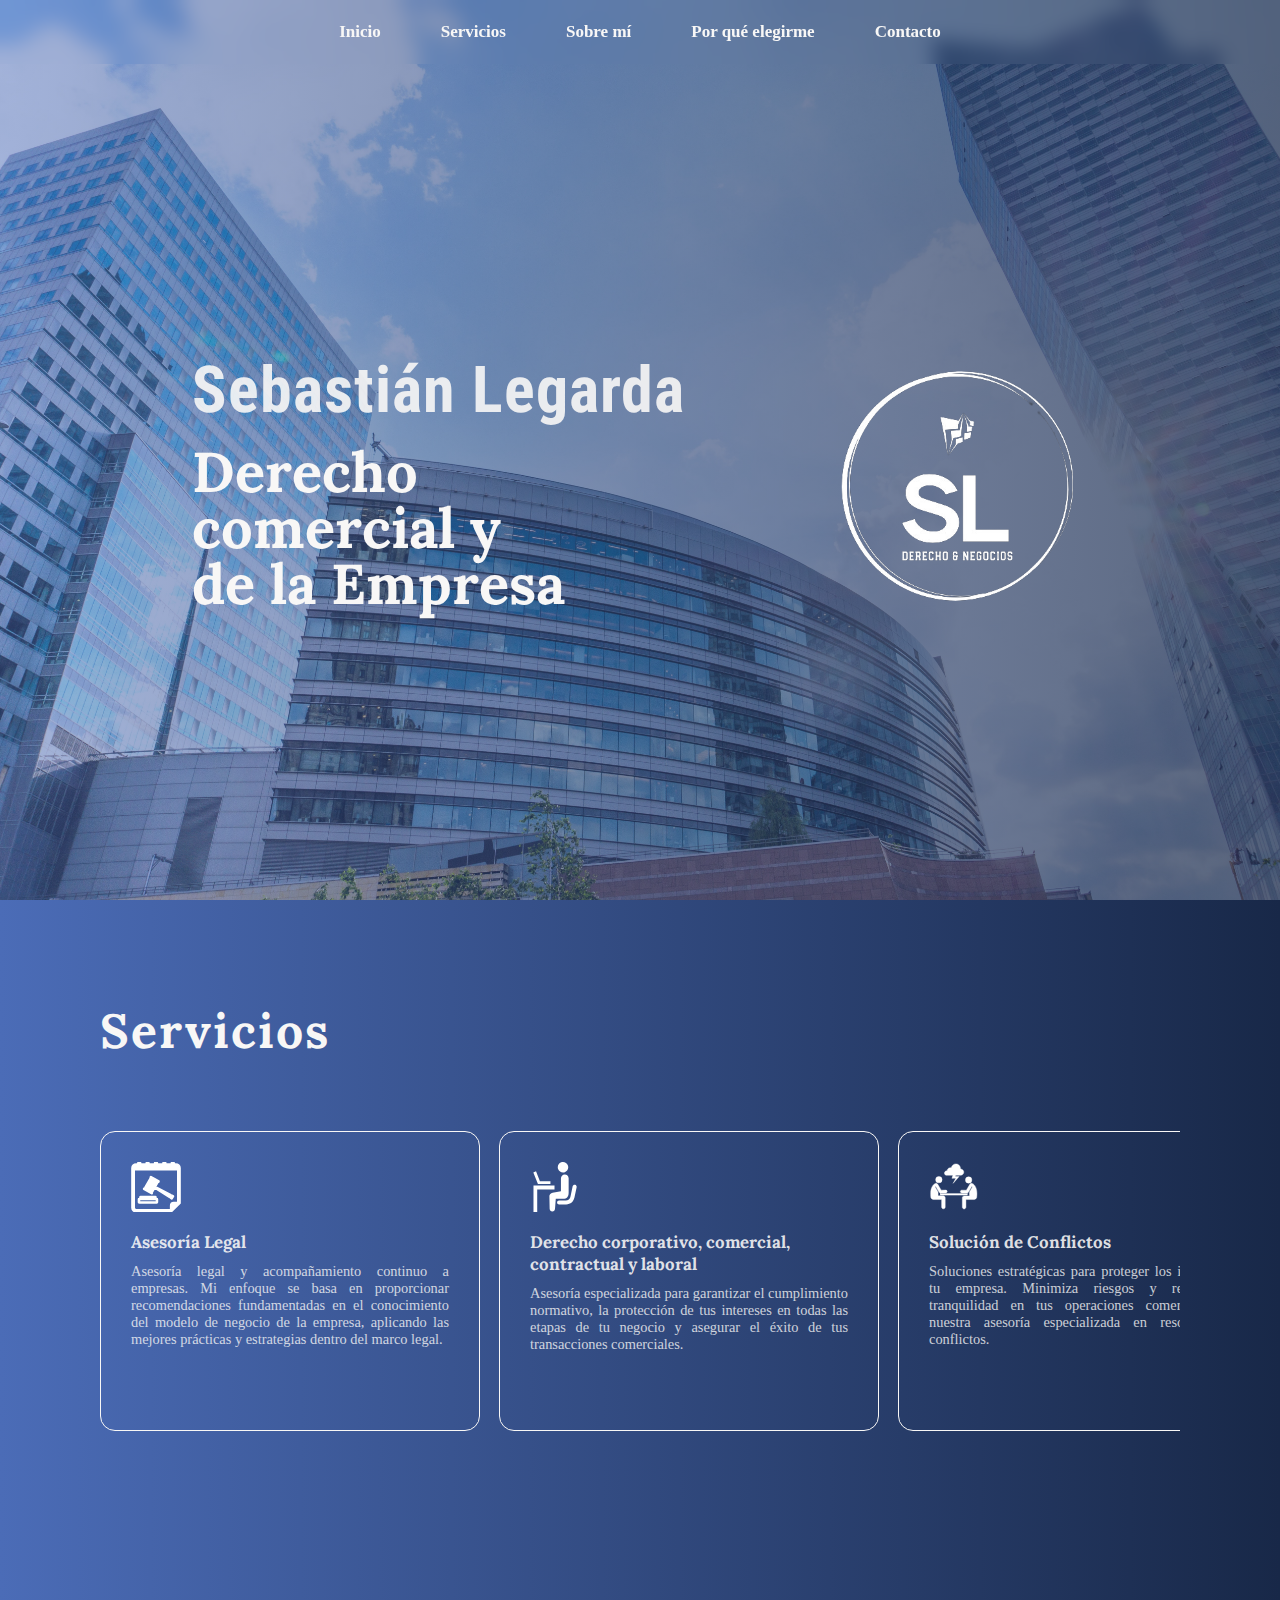
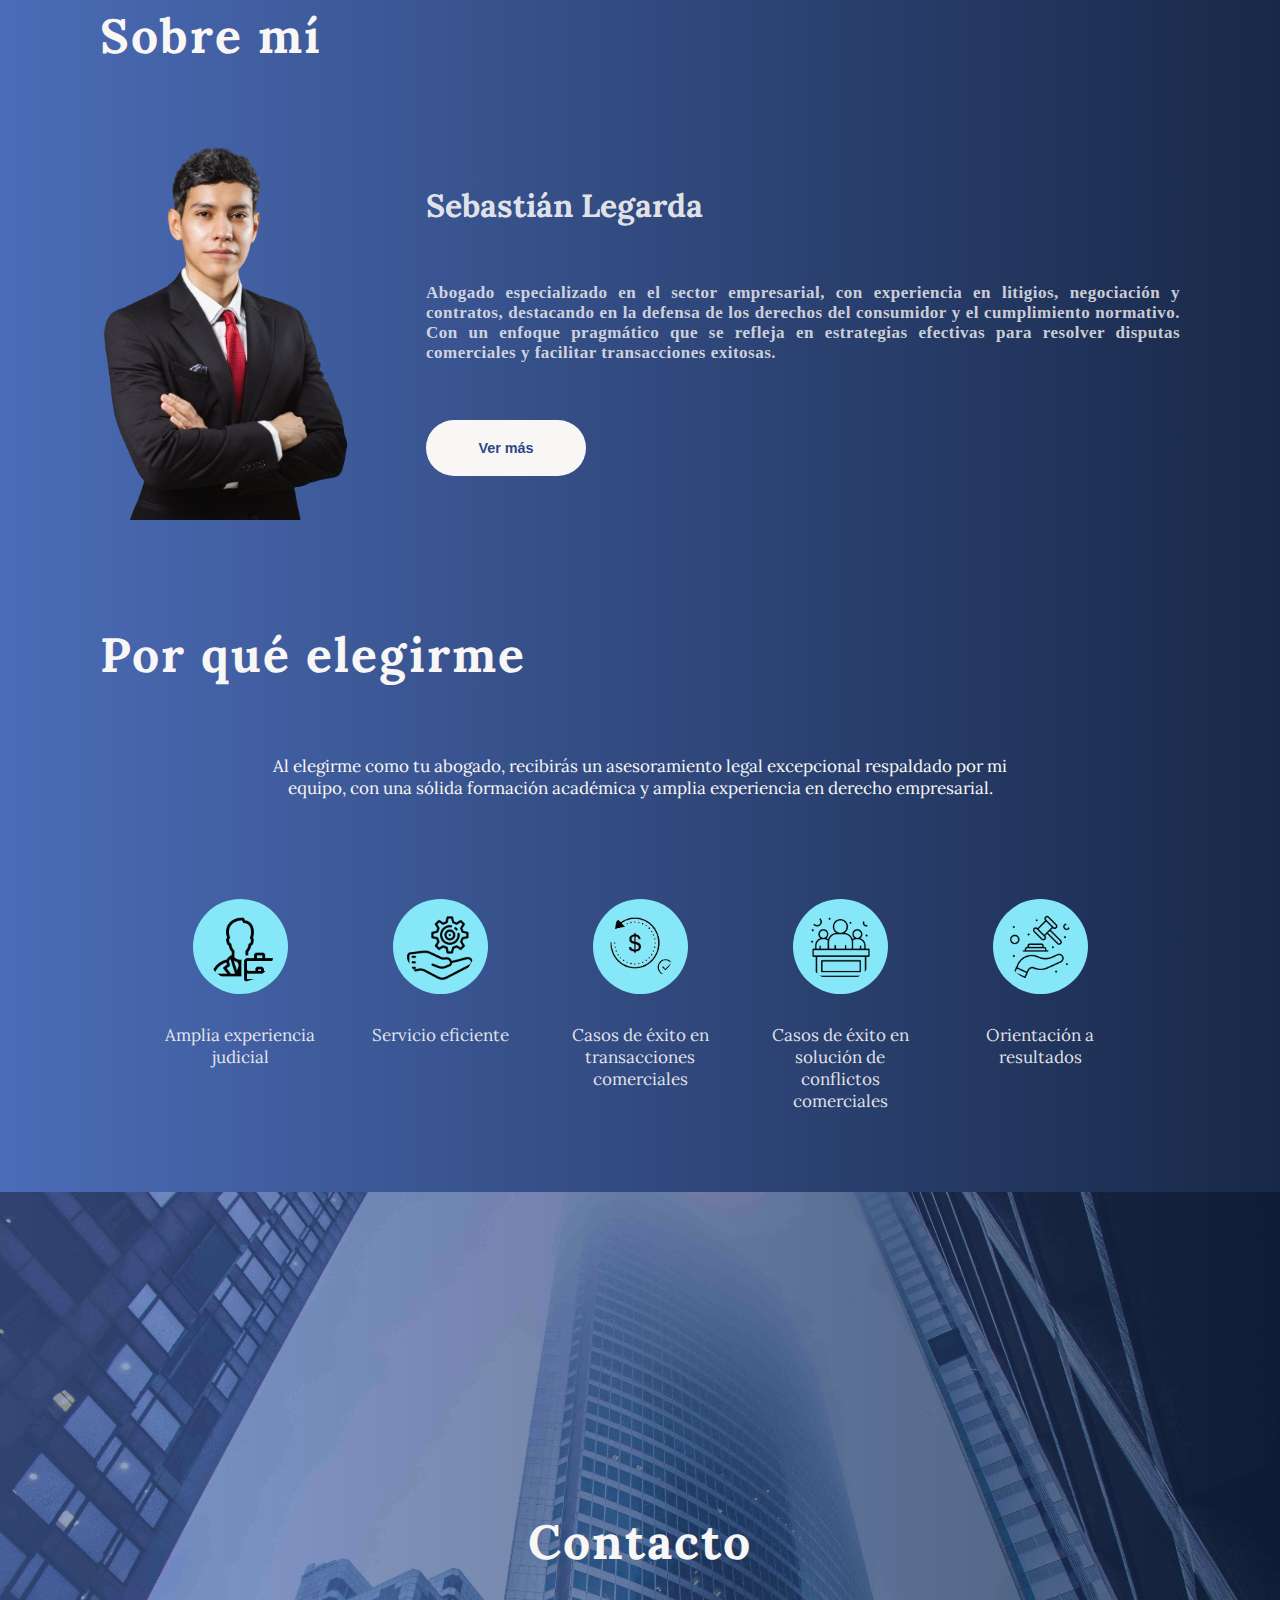
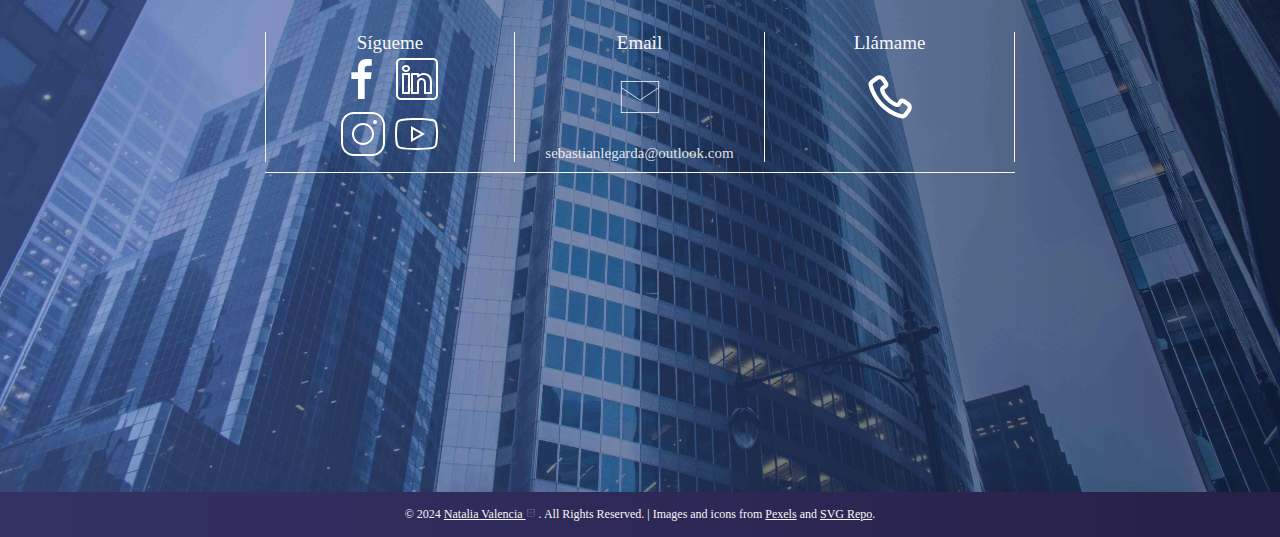
<file: index.html>
<!DOCTYPE html>
<html lang="en">
<head>
    <meta charset="UTF-8">
    <meta name="viewport" content="width=device-width, initial-scale=1.0">
    <title>Sebastián legarda</title>
    <link href="./css/style.css" rel="stylesheet"/>
    <link rel="shortcut icon" href="./assets/Iconos/logo_icono.ico"/>
</head>
<body class="color">
    <main>
        <header id="miheader">
            <nav id="naav">
                <ul class="sidebar">
                    <li onclick="hideSidebar()" class="close"><a class="cerrar"><svg xmlns="http://www.w3.org/2000/svg" xmlns:xlink="http://www.w3.org/1999/xlink" viewBox="0,0,256,256" width="50px" height="26px"><g fill-opacity="0" fill="#dddddd" fill-rule="nonzero" stroke="none" stroke-width="1" stroke-linecap="butt" stroke-linejoin="miter" stroke-miterlimit="10" stroke-dasharray="" stroke-dashoffset="0" font-family="none" font-weight="none" font-size="none" text-anchor="none" style="mix-blend-mode: normal"><path d="M0,256v-256h256v256z" id="bgRectangle"></path></g><g fill="#ffffff" fill-rule="nonzero" stroke="none" stroke-width="1" stroke-linecap="butt" stroke-linejoin="miter" stroke-miterlimit="10" stroke-dasharray="" stroke-dashoffset="0" font-family="none" font-weight="none" font-size="none" text-anchor="none" style="mix-blend-mode: normal"><g transform="scale(5.12,5.12)"><path d="M9.15625,6.3125l-2.84375,2.84375l15.84375,15.84375l-15.9375,15.96875l2.8125,2.8125l15.96875,-15.9375l15.9375,15.9375l2.84375,-2.84375l-15.9375,-15.9375l15.84375,-15.84375l-2.84375,-2.84375l-15.84375,15.84375z"></path></g></g></svg></a></li>
                    <li><a href="#inicio" onclick="hideSidebar()" >Inicio</a></li>
                    <li><a href="#servicios" onclick="hideSidebar()">Servicios</a></li>
                    <li><a href="#sobremi" onclick="hideSidebar()">Sobre mí</a></li>
                    <li><a href="#por-que-elegirme" onclick="hideSidebar()">Por qué elegirme</a></li>
                    <li><a href="#contacto" onclick="hideSidebar()">Contacto</a></li>
                </ul>
                <ul class="bar" id="bar">
                    <!--<li><a href="#">Logo</a></li>-->
                    <li class="hideOnMobile"><a href="#inicio">Inicio</a></li>
                    <li class="hideOnMobile"><a href="#servicios">Servicios</a></li>
                    <li class="hideOnMobile"><a href="#sobremi">Sobre mí</a></li>
                    <li class="hideOnMobile"><a href="#por-que-elegirme">Por qué elegirme</a></li>
                    <li class="hideOnMobile"><a href="#contacto">Contacto</a></li>
                    <li class="menu-button" onclick="showSidebar()"><a><svg xmlns="http://www.w3.org/2000/svg" xmlns:xlink="http://www.w3.org/1999/xlink" viewBox="0,0,256,256" width="26px" height="26px"><g fill-opacity="0" fill="#dddddd" fill-rule="nonzero" stroke="none" stroke-width="1" stroke-linecap="butt" stroke-linejoin="miter" stroke-miterlimit="10" stroke-dasharray="" stroke-dashoffset="0" font-family="none" font-weight="none" font-size="none" text-anchor="none" style="mix-blend-mode: normal"><path d="M0,256v-256h256v256z" id="bgRectangle"></path></g><g fill="#ffffff" fill-rule="nonzero" stroke="none" stroke-width="1" stroke-linecap="butt" stroke-linejoin="miter" stroke-miterlimit="10" stroke-dasharray="" stroke-dashoffset="0" font-family="none" font-weight="none" font-size="none" text-anchor="none" style="mix-blend-mode: normal"><g transform="scale(5.12,5.12)"><path d="M5,8c-0.72127,-0.0102 -1.39216,0.36875 -1.75578,0.99175c-0.36361,0.623 -0.36361,1.39351 0,2.01651c0.36361,0.623 1.0345,1.00195 1.75578,0.99175h40c0.72127,0.0102 1.39216,-0.36875 1.75578,-0.99175c0.36361,-0.623 0.36361,-1.39351 0,-2.01651c-0.36361,-0.623 -1.0345,-1.00195 -1.75578,-0.99175zM5,23c-0.72127,-0.0102 -1.39216,0.36875 -1.75578,0.99175c-0.36361,0.623 -0.36361,1.39351 0,2.01651c0.36361,0.623 1.0345,1.00195 1.75578,0.99175h40c0.72127,0.0102 1.39216,-0.36875 1.75578,-0.99175c0.36361,-0.623 0.36361,-1.39351 0,-2.01651c-0.36361,-0.623 -1.0345,-1.00195 -1.75578,-0.99175zM5,38c-0.72127,-0.0102 -1.39216,0.36875 -1.75578,0.99175c-0.36361,0.623 -0.36361,1.39351 0,2.01651c0.36361,0.623 1.0345,1.00195 1.75578,0.99175h40c0.72127,0.0102 1.39216,-0.36875 1.75578,-0.99175c0.36361,-0.623 0.36361,-1.39351 0,-2.01651c-0.36361,-0.623 -1.0345,-1.00195 -1.75578,-0.99175z"></path></g></g></svg></a></li>
                </ul>
            </nav>
        </header>
        
        <section class="inicio" id="inicio">
         
            <div class="content">
                <h1>Sebastián Legarda</h1>
                <p>
                    Derecho <br> comercial y <br>de la Empresa
                </p>
            </div>
            <div class="image">
                <img src="./assets/imagenes/logo.png" alt="logo"/>
            </div>
        </section>

        <section  id="servicios">
        <h2 class="title">Servicios</h2>
        <div class="carrousel">
            <div class="carrousel__container">
                <div class="carrousel-item">
                    <span><img src="./assets/Iconos/serv_asesoria.svg"/></span>
                    <h3>Asesoría Legal</h3>
                    <p>
                        Asesoría legal y acompañamiento continuo a empresas. 
                        Mi enfoque se basa en proporcionar recomendaciones
                        fundamentadas en el conocimiento del modelo de negocio de la empresa,
                        aplicando las mejores prácticas y estrategias dentro del marco legal.
                    </p>
                </div>

            
                <div class="carrousel-item">
                    <span><img src="./assets/Iconos/serv_derecho.svg"/></span>
                    <h3>Derecho corporativo, comercial, contractual y laboral</h3>
                    <p>
                        Asesoría especializada para garantizar el cumplimiento normativo, 
                        la protección de tus intereses en todas las etapas de tu negocio y asegurar
                        el éxito de tus transacciones comerciales.
                    </p>
                </div>

                <div class="carrousel-item">
                    <span><img src="./assets/Iconos/serv_conflicto.svg"/></span>
                    <h3>Solución de Conflictos</h3>
                    <p>
                        Soluciones estratégicas para proteger los intereses de tu empresa.
                        Minimiza riesgos y recupera la tranquilidad en tus operaciones
                        comerciales con nuestra asesoría especializada en resolución de conflictos.
                    </p>
                </div>

                <div class="carrousel-item">
                    <span><img src="./assets/Iconos/serv_litigio.svg"/></span>
                    <h3>Litigios</h3>
                    <p>
                        Defensa de tus intereses, proporcionando estrategias legales
                        robustas y soluciones efectivas para enfrentar cualquier litigio 
                        y proteger el bienestar de tu empresa.
                    </p>
                </div>

                <div class="carrousel-item">
                    <span><img src="./assets/Iconos/serv_consumidor.svg"/></span>
                    <h3>Protección al consumidor</h3>
                    <p>
                        Protección frente a prácticas comerciales injustas y 
                        cualquier situación que afecte tus derechos como consumidor.
                    </p>
                </div>

                <div class="carrousel-item">
                    <span><img src="./assets/Iconos/serv_leyes.svg"/></span>
                    <h3>Cumplimiento Normativo</h3>
                    <p>
                        Mantener tu negocio alineado con las regulaciones vigentes,
                        mitigando riesgos legales y fortaleciendo la ética corporativa, 
                        así como desarrollar e implementar políticas y procedimientos que 
                        garanticen el cumplimiento normativo en todas las áreas de tu operación.
                    </p>
                </div>

        </div>

        </div>
        </section>

        <section id="sobremi">
            <h2 class="title"> Sobre mí</h2>
            <div class="wrapper">
                <div class="foto-perfil">
                    <img src="./assets/imagenes/sobre_mi.png" alt="sobre_mi">
                </div>
                <div class="perfil">
                    <h2>Sebastián Legarda<h2>
                    <br>
                    <p>Abogado especializado en el sector empresarial, con experiencia en litigios,
                    negociación y contratos, destacando en la defensa de los derechos del consumidor y 
                    el cumplimiento normativo. Con un enfoque pragmático que se refleja en estrategias 
                    efectivas para resolver disputas comerciales y facilitar transacciones exitosas.</p>
                    <br>
                    <a href="sobremi.html"><button>Ver más</button></a>
                </div>
            </div>
        </section>


        <section id="por-que-elegirme">
            <h2 class="title"> Por qué elegirme</h2>
            <div class="frase">
                <p>
                    Al elegirme como tu abogado, recibirás un asesoramiento 
                    legal excepcional respaldado por mi equipo, con una sólida
                     formación académica y amplia experiencia en derecho empresarial.
                </p>
            </div>
            <div class="razones">
                <div>
                    <div class="icono"><img src="./assets/Iconos/experiencia.png"/></div>
                    <p>Amplia experiencia judicial  </p>
                </div>

                <div>
                    <div class="icono"><img src="./assets/Iconos/servicio.png"/></div>
                    <p>Servicio eficiente</p>
                </div>

                <div>
                    <div class="icono"><img src="./assets/Iconos/reembolso.png"/></div>
                    <p>Casos de éxito en transacciones comerciales</p>
                </div>

                <div>
                    <div class="icono"><img src="./assets/Iconos/conflicto.png"/></div>
                    <p>Casos de éxito en solución de conflictos comerciales</p>
                </div>

                <div>
                    <div class="icono"><img src="./assets/Iconos/orientacion.png"/></div>
                    <p>Orientación a resultados</p>
                </div>
            </div>
        </section>

        <section id="contacto">
            <h2 class="title"> Contacto</h2>
            <div class="opciones">
                <div class="item-contacto" id="item-contacto1">
                   <p class="con_titulo">Sígueme</p>
                    <div>
                    <a href="#">
                        <svg xmlns="http://www.w3.org/2000/svg" xmlns:xlink="http://www.w3.org/1999/xlink" viewBox="0,0,256,256" width="50px" height="50px"><g fill-opacity="0" fill="#dddddd" fill-rule="nonzero" stroke="none" stroke-width="1" stroke-linecap="butt" stroke-linejoin="miter" stroke-miterlimit="10" stroke-dasharray="" stroke-dashoffset="0" font-family="none" font-weight="none" font-size="none" text-anchor="none" style="mix-blend-mode: normal"><path d="M0,256v-256h256v256z" id="bgRectangle"></path></g><g fill="#ffffff" fill-rule="nonzero" stroke="none" stroke-width="1" stroke-linecap="butt" stroke-linejoin="miter" stroke-miterlimit="10" stroke-dasharray="" stroke-dashoffset="0" font-family="none" font-weight="none" font-size="none" text-anchor="none" style="mix-blend-mode: normal"><g transform="scale(8.53333,8.53333)"><path d="M12,27v-12h-4v-4h4v-2.148c0,-4.067 1.981,-5.852 5.361,-5.852c1.619,0 2.475,0.12 2.88,0.175v3.825h-2.305c-1.435,0 -1.936,0.757 -1.936,2.291v1.709h4.205l-0.571,4h-3.634v12z"></path></g></g></svg>
                    </a>
                    <a href="https://www.linkedin.com/in/sebasti%C3%A1n-legarda-venachi-a21858233/?utm_source=share&utm_campaign=share_via&utm_content=profile&utm_medium=ios_app" target="_blank">
                        <svg xmlns="http://www.w3.org/2000/svg" xmlns:xlink="http://www.w3.org/1999/xlink" viewBox="0,0,256,256" width="50px" height="50px"><g fill="#ffffff" fill-rule="nonzero" stroke="none" stroke-width="1" stroke-linecap="butt" stroke-linejoin="miter" stroke-miterlimit="10" stroke-dasharray="" stroke-dashoffset="0" font-family="none" font-weight="none" font-size="none" text-anchor="none" style="mix-blend-mode: normal"><g transform="scale(5.12,5.12)"><path d="M9,4c-2.74952,0 -5,2.25048 -5,5v32c0,2.74952 2.25048,5 5,5h32c2.74952,0 5,-2.25048 5,-5v-32c0,-2.74952 -2.25048,-5 -5,-5zM9,6h32c1.66848,0 3,1.33152 3,3v32c0,1.66848 -1.33152,3 -3,3h-32c-1.66848,0 -3,-1.33152 -3,-3v-32c0,-1.66848 1.33152,-3 3,-3zM14,11.01172c-1.09522,0 -2.08078,0.32736 -2.81055,0.94141c-0.72977,0.61405 -1.17773,1.53139 -1.17773,2.51367c0,1.86718 1.61957,3.32281 3.67969,3.4668c0.0013,0.00065 0.0026,0.0013 0.00391,0.00195c0.09817,0.03346 0.20099,0.05126 0.30469,0.05273c2.27301,0 3.98828,-1.5922 3.98828,-3.52148c-0.00018,-0.01759 -0.00083,-0.03518 -0.00195,-0.05274c-0.10175,-1.90023 -1.79589,-3.40234 -3.98633,-3.40234zM14,12.98828c1.39223,0 1.94197,0.62176 2.00195,1.50391c-0.01215,0.85625 -0.54186,1.51953 -2.00195,1.51953c-1.38541,0 -2.01172,-0.70949 -2.01172,-1.54492c0,-0.41771 0.15242,-0.7325 0.47266,-1.00195c0.32023,-0.26945 0.83428,-0.47656 1.53906,-0.47656zM11,19c-0.55226,0.00006 -0.99994,0.44774 -1,1v19c0.00006,0.55226 0.44774,0.99994 1,1h6c0.55226,-0.00006 0.99994,-0.44774 1,-1v-5.86523v-13.13477c-0.00006,-0.55226 -0.44774,-0.99994 -1,-1zM20,19c-0.55226,0.00006 -0.99994,0.44774 -1,1v19c0.00006,0.55226 0.44774,0.99994 1,1h6c0.55226,-0.00006 0.99994,-0.44774 1,-1v-10c0,-0.82967 0.22639,-1.65497 0.625,-2.19531c0.39861,-0.54035 0.90147,-0.86463 1.85742,-0.84766c0.98574,0.01695 1.50758,0.35464 1.90234,0.88477c0.39477,0.53013 0.61523,1.32487 0.61523,2.1582v10c0.00006,0.55226 0.44774,0.99994 1,1h6c0.55226,-0.00006 0.99994,-0.44774 1,-1v-10.73828c0,-2.96154 -0.87721,-5.30739 -2.38086,-6.89453c-1.50365,-1.58714 -3.59497,-2.36719 -5.80664,-2.36719c-2.10202,0 -3.70165,0.70489 -4.8125,1.42383v-0.42383c-0.00006,-0.55226 -0.44774,-0.99994 -1,-1zM12,21h4v12.13477v4.86523h-4zM21,21h4v1.56055c0.00013,0.43 0.27511,0.81179 0.68291,0.94817c0.40781,0.13638 0.85714,-0.00319 1.11591,-0.34661c0,0 1.57037,-2.16211 5.01367,-2.16211c1.75333,0 3.25687,0.58258 4.35547,1.74219c1.0986,1.15961 1.83203,2.94607 1.83203,5.51953v9.73828h-4v-9c0,-1.16667 -0.27953,-2.37289 -1.00977,-3.35352c-0.73023,-0.98062 -1.9584,-1.66341 -3.47266,-1.68945c-1.52204,-0.02703 -2.77006,0.66996 -3.50195,1.66211c-0.73189,0.99215 -1.01562,2.21053 -1.01562,3.38086v9h-4z"></path></g></g></svg>
                    </a>
                    </div>
                    <div>
                    <a href="#">
                        <svg xmlns="http://www.w3.org/2000/svg" xmlns:xlink="http://www.w3.org/1999/xlink" viewBox="0,0,256,256" width="50px" height="50px"><g fill="#ffffff" fill-rule="nonzero" stroke="none" stroke-width="1" stroke-linecap="butt" stroke-linejoin="miter" stroke-miterlimit="10" stroke-dasharray="" stroke-dashoffset="0" font-family="none" font-weight="none" font-size="none" text-anchor="none" style="mix-blend-mode: normal"><g transform="scale(5.12,5.12)"><path d="M16,3c-7.16752,0 -13,5.83248 -13,13v18c0,7.16752 5.83248,13 13,13h18c7.16752,0 13,-5.83248 13,-13v-18c0,-7.16752 -5.83248,-13 -13,-13zM16,5h18c6.08648,0 11,4.91352 11,11v18c0,6.08648 -4.91352,11 -11,11h-18c-6.08648,0 -11,-4.91352 -11,-11v-18c0,-6.08648 4.91352,-11 11,-11zM37,11c-1.10457,0 -2,0.89543 -2,2c0,1.10457 0.89543,2 2,2c1.10457,0 2,-0.89543 2,-2c0,-1.10457 -0.89543,-2 -2,-2zM25,14c-6.06329,0 -11,4.93671 -11,11c0,6.06329 4.93671,11 11,11c6.06329,0 11,-4.93671 11,-11c0,-6.06329 -4.93671,-11 -11,-11zM25,16c4.98241,0 9,4.01759 9,9c0,4.98241 -4.01759,9 -9,9c-4.98241,0 -9,-4.01759 -9,-9c0,-4.98241 4.01759,-9 9,-9z"></path></g></g></svg>
                    </a>
                    <a href="#" target="_blank">
                        <svg xmlns="http://www.w3.org/2000/svg" xmlns:xlink="http://www.w3.org/1999/xlink" viewBox="0,0,256,256" width="50px" height="50px"><g fill-opacity="0" fill="#ffffff" fill-rule="nonzero" stroke="none" stroke-width="1" stroke-linecap="butt" stroke-linejoin="miter" stroke-miterlimit="10" stroke-dasharray="" stroke-dashoffset="0" font-family="none" font-weight="none" font-size="none" text-anchor="none" style="mix-blend-mode: normal"><path d="M0,256v-256h256v256z" id="bgRectangle"></path></g><g fill="#ffffff" fill-rule="nonzero" stroke="none" stroke-width="1" stroke-linecap="butt" stroke-linejoin="miter" stroke-miterlimit="10" stroke-dasharray="" stroke-dashoffset="0" font-family="none" font-weight="none" font-size="none" text-anchor="none" style="mix-blend-mode: normal"><g transform="scale(5.12,5.12)"><path d="M24.40234,9c-6.60156,0 -12.80078,0.5 -16.10156,1.19922c-2.19922,0.5 -4.10156,2 -4.5,4.30078c-0.39844,2.39844 -0.80078,6 -0.80078,10.5c0,4.5 0.39844,8 0.89844,10.5c0.40234,2.19922 2.30078,3.80078 4.5,4.30078c3.50391,0.69922 9.5,1.19922 16.10156,1.19922c6.60156,0 12.59766,-0.5 16.09766,-1.19922c2.20313,-0.5 4.10156,-2 4.5,-4.30078c0.40234,-2.5 0.90234,-6.09766 1,-10.59766c0,-4.5 -0.5,-8.10156 -1,-10.60156c-0.39844,-2.19922 -2.29687,-3.80078 -4.5,-4.30078c-3.5,-0.5 -9.59766,-1 -16.19531,-1zM24.40234,11c7.19922,0 12.99609,0.59766 15.79688,1.09766c1.5,0.40234 2.69922,1.40234 2.89844,2.70313c0.60156,3.19922 1,6.60156 1,10.10156c-0.09766,4.29688 -0.59766,7.79688 -1,10.29688c-0.29687,1.89844 -2.29687,2.5 -2.89844,2.70313c-3.60156,0.69922 -9.60156,1.19531 -15.60156,1.19531c-6,0 -12.09766,-0.39844 -15.59766,-1.19531c-1.5,-0.40234 -2.69922,-1.40234 -2.89844,-2.70312c-0.80078,-2.80078 -1.10156,-6.5 -1.10156,-10.19922c0,-4.60156 0.40234,-8 0.80078,-10.09766c0.30078,-1.90234 2.39844,-2.50391 2.89844,-2.70312c3.30078,-0.69922 9.40234,-1.19922 15.70313,-1.19922zM19,17v16l14,-8zM21,20.40234l8,4.59766l-8,4.59766z"></path></g></g></svg>
                    </a>
                    </div>
                </div>
                <div class="item-contacto">
                    <p class="con_titulo">Email</p>
                    <a href="mailto:sebastianlegarda@hotmail.com">
                        <svg width="50px" height="50px" viewBox="0 0 64 64" xmlns="http://www.w3.org/2000/svg" fill="none" stroke="#ffff">

                            <g id="SVGRepo_bgCarrier" stroke-width="0"/>
                            
                            <g id="SVGRepo_tracerCarrier" stroke-linecap="round" stroke-linejoin="round"/>
                            
                            <g id="SVGRepo_iconCarrier">
                            
                            <rect x="8" y="12" width="48" height="40"/>
                            
                            <polyline points="56 20 32 36 8 20"/>
                            
                            </g>
                            
                            </svg>
                    </a>
                    <a href="mailto:sebastianlegarda@outlook.com">
                        <p class="correo" style="font-size: 15px;">sebastianlegarda@outlook.com</p>
                    </a>

                </div>
                <div class="item-contacto" id="item-contacto-ultimo">
                    <p class="con_titulo">Llámame</p>
                    <a>
                        <svg width="50px" height="50px" viewBox="0 0 24 24" fill="none" xmlns="http://www.w3.org/2000/svg" stroke="#f">

                            <g id="SVGRepo_bgCarrier" stroke-width="0"/>
                            
                            <g id="SVGRepo_tracerCarrier" stroke-linecap="round" stroke-linejoin="round"/>
                            
                            <g id="SVGRepo_iconCarrier"> <path fill-rule="evenodd" clip-rule="evenodd" d="M17.3545 22.2323C15.3344 21.7262 11.1989 20.2993 7.44976 16.5502C3.70065 12.8011 2.2738 8.66559 1.76767 6.6455C1.47681 5.48459 2.00058 4.36434 2.88869 3.72997L5.21694 2.06693C6.57922 1.09388 8.47432 1.42407 9.42724 2.80051L10.893 4.91776C11.5152 5.8165 11.3006 7.0483 10.4111 7.68365L9.24234 8.51849C9.41923 9.1951 9.96939 10.5846 11.6924 12.3076C13.4154 14.0306 14.8049 14.5807 15.4815 14.7576L16.3163 13.5888C16.9517 12.6994 18.1835 12.4847 19.0822 13.1069L21.1995 14.5727C22.5759 15.5257 22.9061 17.4207 21.933 18.783L20.27 21.1113C19.6356 21.9994 18.5154 22.5232 17.3545 22.2323ZM8.86397 15.136C12.2734 18.5454 16.0358 19.8401 17.8405 20.2923C18.1043 20.3583 18.4232 20.2558 18.6425 19.9488L20.3056 17.6205C20.6299 17.1665 20.5199 16.5348 20.061 16.2171L17.9438 14.7513L17.0479 16.0056C16.6818 16.5182 16.0047 16.9202 15.2163 16.7501C14.2323 16.5378 12.4133 15.8569 10.2782 13.7218C8.1431 11.5867 7.46219 9.7677 7.24987 8.7837C7.07977 7.9953 7.48181 7.31821 7.99439 6.95208L9.24864 6.05618L7.78285 3.93893C7.46521 3.48011 6.83351 3.37005 6.37942 3.6944L4.05117 5.35744C3.74413 5.57675 3.64162 5.89565 3.70771 6.15943C4.15989 7.96418 5.45459 11.7266 8.86397 15.136Z" fill="#ffff"/> </g>
                            
                            </svg>
                    </a>
                    <a href="tel:+573226547842" class="telefono" style="font-size: 15px; visibility: hidden;">+57 3226547842</a>
                </div>
            </div>
            

        </section>

        <footer>
            <div>
                <p>© 2024 <a href="https://github.com/nata-andrea?tab=repositories" class="img-icon" target="_blank">Natalia Valencia
    
                </a><a href="mailto:nataliavalencia452@gmail.com"><svg width="10px" height="10px" viewBox="0 0 64 64" xmlns="http://www.w3.org/2000/svg" fill="none" stroke="#ffff">
    
                <g id="SVGRepo_bgCarrier" stroke-width="0"/>
    
                <g id="SVGRepo_tracerCarrier" stroke-linecap="round" stroke-linejoin="round"/>
    
                <g id="SVGRepo_iconCarrier">
    
                <rect x="8" y="12" width="48" height="40"/>
    
                <polyline points="56 20 32 36 8 20"/>
    
                </g>
    
                </svg> 
    
                </a>. All Rights Reserved.
                     | Images and icons from 
                     <a class="img-icon" href="https://www.pexels.com/es-es/" target="_blank">Pexels</a>
                      and <a class="img-icon" href="https://www.svgrepo.com/" target="_blank">SVG Repo</a>.
                </p>
            </div>
        </footer>
    </main>
    <script src="./javascript/script.js"></script>

    <script>
    
        opacidad_inicial('inicio','servicios')
        transicion()


    </script>

  
</body>
</html>
</file>
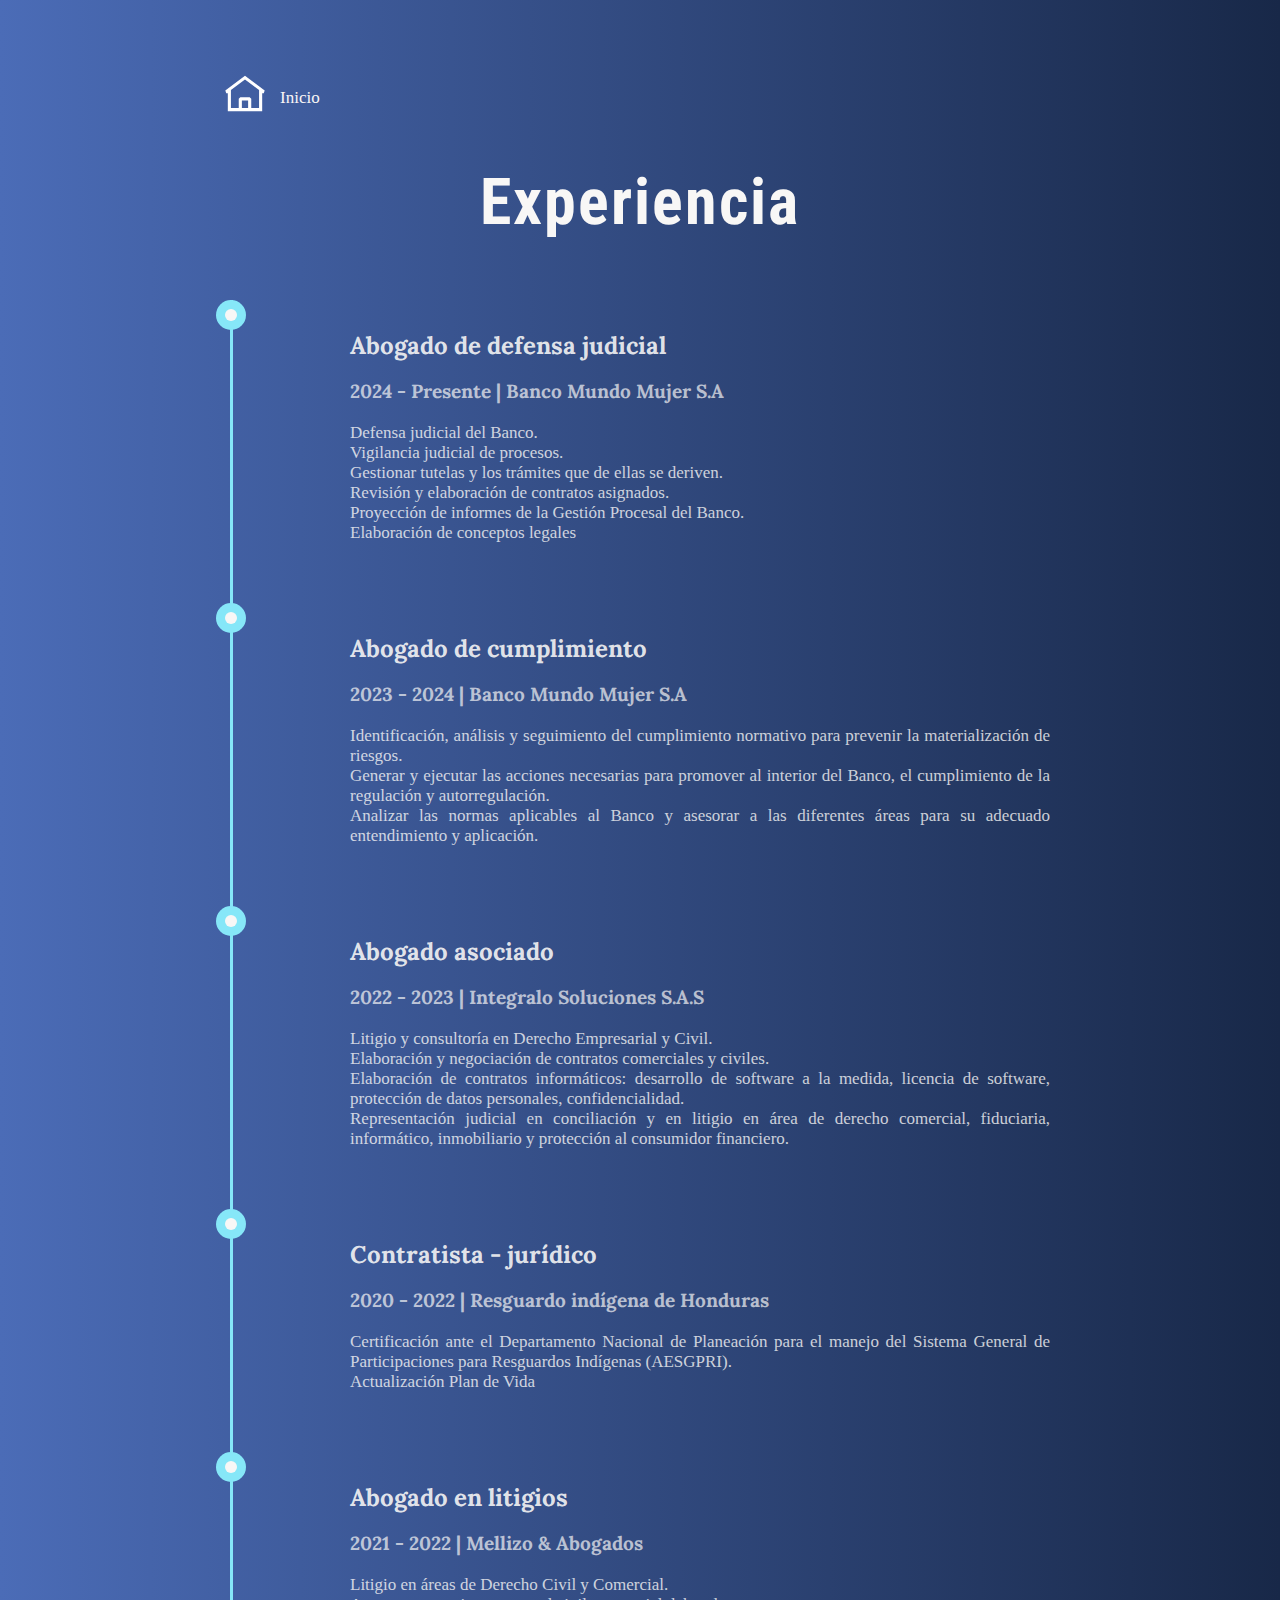
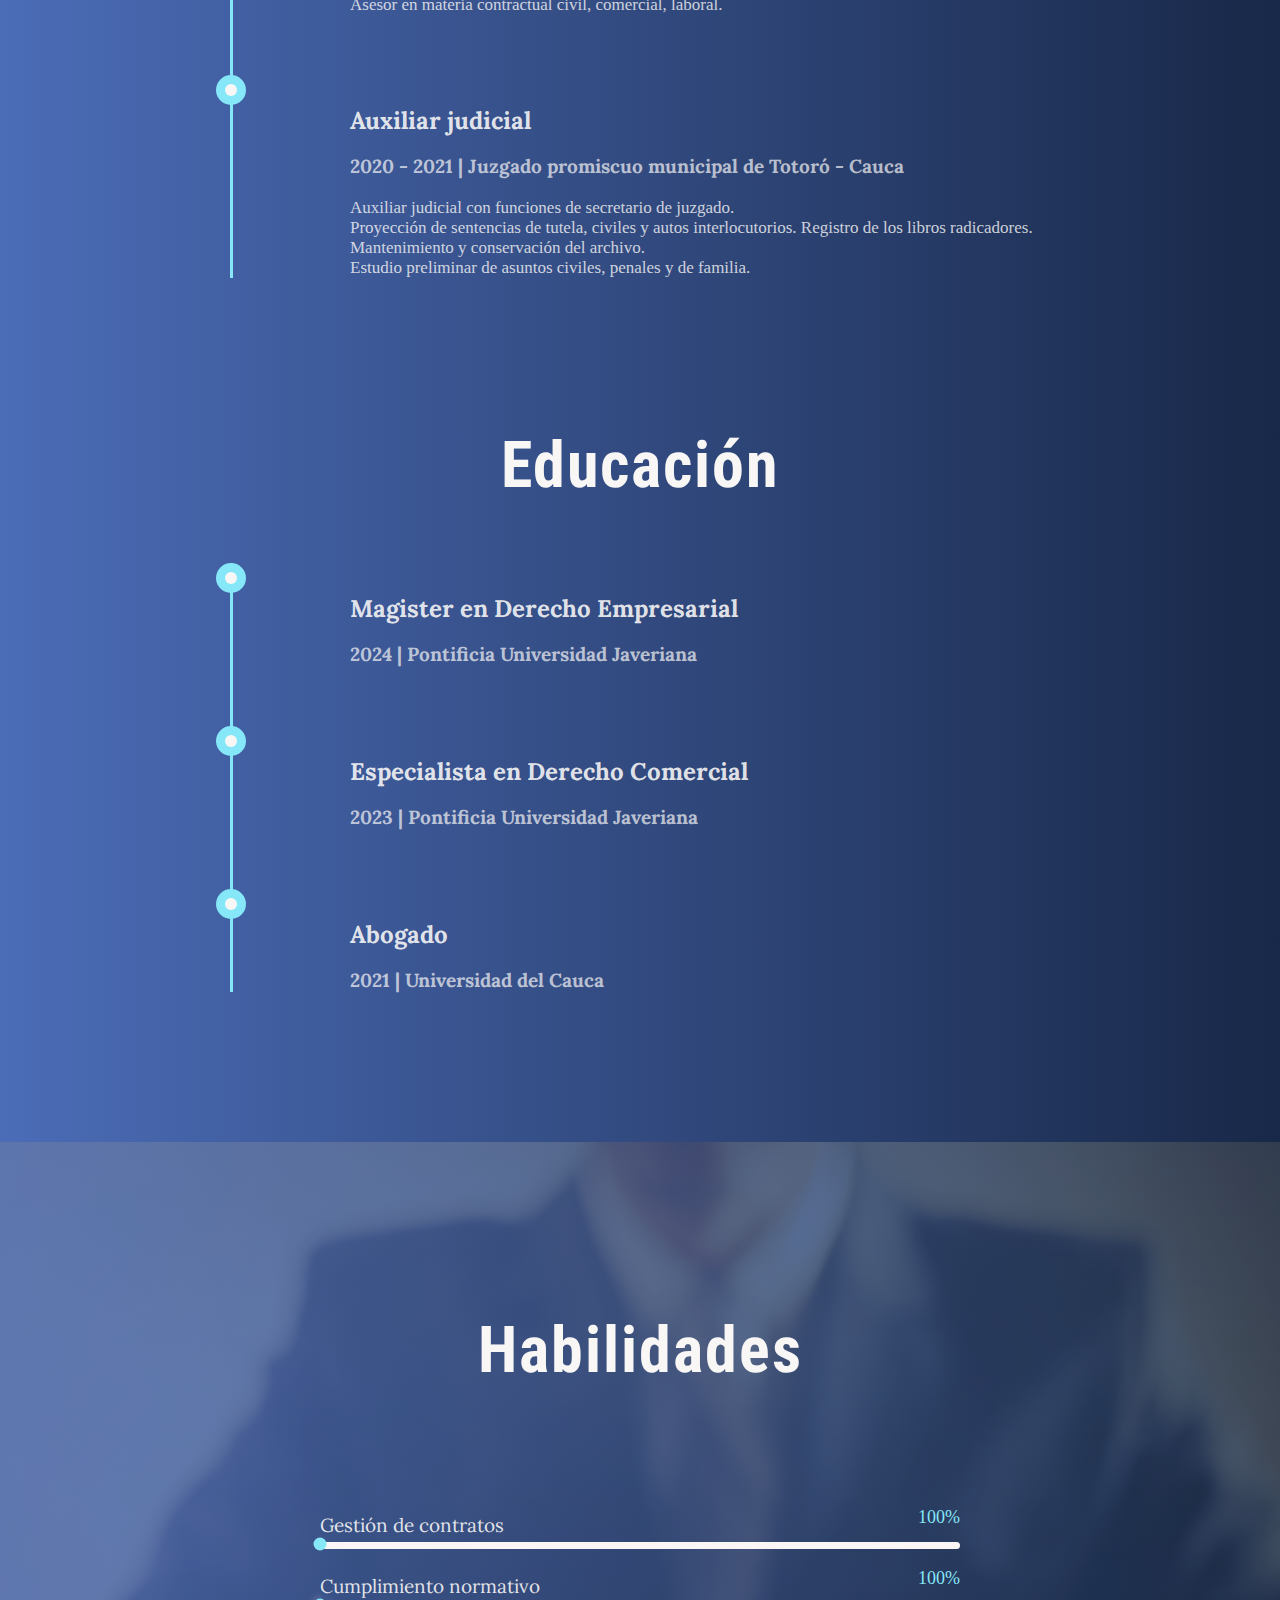
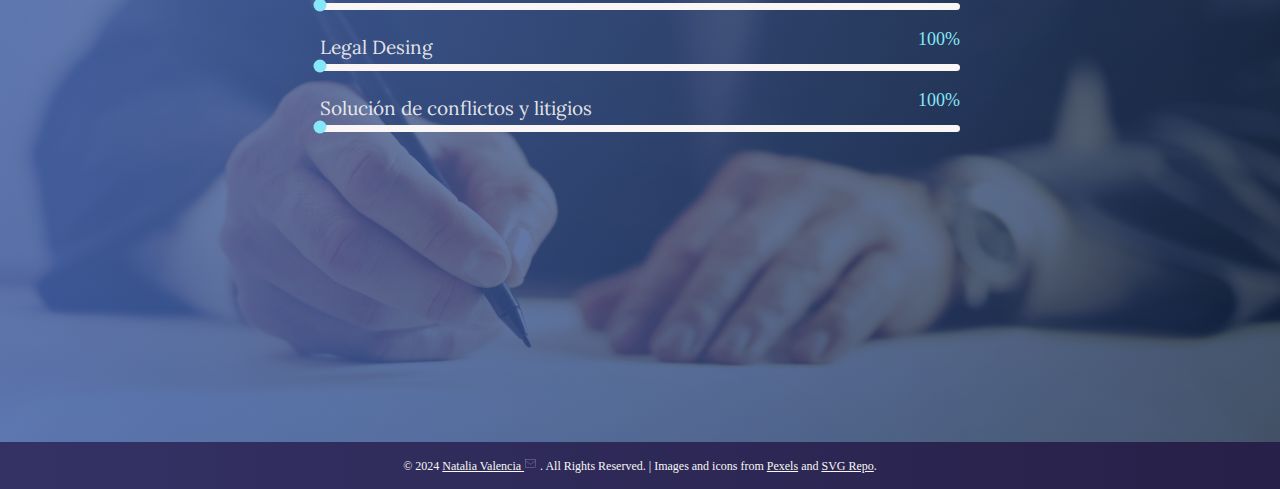
<file: sobremi.html>
<!DOCTYPE html>
<html lang="en">
  <head>
    <meta charset="UTF-8" />
    <meta name="viewport" content="width=device-width, initial-scale=1.0" />
    <title>Sobre mi</title>
    <link href="./css/style2.css" rel="stylesheet" />
  </head>
  <body class="color">
    <main>
      <section id="volver">
        <div>
          <h1><a href="index.html"><?xml version="1.0" encoding="utf-8"?><!-- Uploaded to: SVG Repo, www.svgrepo.com, Generator: SVG Repo Mixer Tools -->
            <svg width="45px" height="45px" viewBox="0 0 24 24" fill="none" xmlns="http://www.w3.org/2000/svg">

              <g id="SVGRepo_bgCarrier" stroke-width="0"/>
              
              <g id="SVGRepo_tracerCarrier" stroke-linecap="round" stroke-linejoin="round"/>
              
              <g id="SVGRepo_iconCarrier"> <path fill-rule="evenodd" clip-rule="evenodd" d="M21.4498 10.275L11.9998 3.1875L2.5498 10.275L2.9998 11.625H3.7498V20.25H20.2498V11.625H20.9998L21.4498 10.275ZM5.2498 18.75V10.125L11.9998 5.0625L18.7498 10.125V18.75H14.9999V14.3333L14.2499 13.5833H9.74988L8.99988 14.3333V18.75H5.2498ZM10.4999 18.75H13.4999V15.0833H10.4999V18.75Z" fill="#ffff"/> </g>
              
              </svg></a></h1>
        </div>
        <div><a href="index.html">Inicio</a></div>
      </section>

      <section id="Experiencia">
        <div class="title"><h1>Experiencia</h1></div>
        <div id="timelines">
          <div id="progress-bar"></div>
          <div class="child">
            <div class="circular-progress"></div>
            <div class="content">
              <h2>Abogado de defensa judicial</h2>
              <br />
              <h3>2024 - Presente | Banco Mundo Mujer S.A </h3>
              <p>
                <br />
                Defensa judicial del Banco.
                <br />
                Vigilancia judicial de procesos.
                <br />
                Gestionar tutelas y los trámites que de ellas se deriven.
                <br />
                Revisión y elaboración de contratos asignados.
                <br />
                Proyección de informes de la Gestión Procesal del Banco.
                <br />
                Elaboración de conceptos legales
              </p>
            </div>
          </div>

          <div class="child">
            <div class="circular-progress"></div>
            <div class="content">
              <h2>Abogado de cumplimiento</h2>
              <br />
              <h3>2023 - 2024 | Banco Mundo Mujer S.A</h3>
              <p>
                <br />
                Identificación, análisis y seguimiento del cumplimiento
                normativo para prevenir la materialización de riesgos.<br />
                Generar y ejecutar las acciones necesarias para promover al
                interior del Banco, el cumplimiento de la regulación y
                autorregulación.<br />
                Analizar las normas aplicables al Banco y asesorar a las
                diferentes áreas para su adecuado entendimiento y aplicación.
              </p>
            </div>
          </div>

          <div class="child">
            <div class="circular-progress"></div>
            <div class="content">
              <h2>Abogado asociado</h2>
              <br />
              <h3>2022 - 2023 | Integralo Soluciones S.A.S</h3>
              <p>
                <br />
                Litigio y consultoría en Derecho Empresarial y Civil.<br />
                Elaboración y negociación de contratos comerciales y civiles.<br />
                Elaboración de contratos informáticos: desarrollo de software a
                la medida, licencia de software, protección de datos personales,
                confidencialidad.<br />
                Representación judicial en conciliación y en litigio en área de
                derecho comercial, fiduciaria, informático, inmobiliario y
                protección al consumidor financiero.
              </p>
            </div>
          </div>

          <div class="child">
            <div class="circular-progress"></div>
            <div class="content">
              <h2>Contratista - jurídico</h2>
              <br />
              <h3>2020 - 2022 | Resguardo indígena de Honduras</h3>
              <p>
                <br />
                Certificación ante el Departamento Nacional de Planeación para
                el manejo del Sistema General de Participaciones para Resguardos
                Indígenas (AESGPRI).<br />
                Actualización Plan de Vida
              </p>
            </div>
          </div>

          <div class="child">
            <div class="circular-progress"></div>
            <div class="content">
              <h2>Abogado en litigios</h2>
              <br />
              <h3>2021 - 2022 | Mellizo & Abogados</h3>
              <p>
                <br />
                Litigio en áreas de Derecho Civil y Comercial.<br />
                Asesor en materia contractual civil, comercial, laboral.
              </p>
            </div>
          </div>

          <div class="child">
            <div class="circular-progress"></div>
            <div class="content">
              <h2>Auxiliar judicial</h2>
              <br />
              <h3>
                2020 - 2021 | Juzgado promiscuo municipal de Totoró - Cauca
              </h3>
              <p>
                <br/>
                Auxiliar judicial con funciones de secretario de juzgado.<br/>
                Proyección de sentencias de tutela, civiles y autos interlocutorios. Registro de los libros
                radicadores.<br/>
                Mantenimiento y conservación del archivo.<br/>
                Estudio preliminar de asuntos civiles, penales y de familia.<br/>
              </p>
            </div>
          </div>
        </div>
      </section>
      <div class="referencia" style="margin: 1px"></div>

      <section id="educacion">
        <div class="title"><h1>Educación</h1></div>
        <div id="timelines2">
          <div id="progress-bar2"></div>
          <div class="child2">
            <div class="circular-progress2"></div>
            <div class="content2">
              <h2>Magister en Derecho Empresarial</h2>
              <br />
              <h3>2024 | Pontificia Universidad Javeriana</h3>
            </div>
          </div>

          <div class="child2">
            <div class="circular-progress2"></div>
            <div class="content2">
              <h2>Especialista en Derecho Comercial</h2>
              <br />
              <h3>2023 | Pontificia Universidad Javeriana</h3>
            </div>
          </div>

          <div class="child2">
            <div class="circular-progress2"></div>
            <div class="content2">
              <h2>Abogado</h2>
              <br />
              <h3>2021 | Universidad del Cauca</h3>
            </div>
          </div>
        </div>
      </section>

      <section id="habilidades">
        <div class="skills-container">
          <div class="title" id="referencia_skill"><h1>Habilidades</h1></div>
          <div class="skill">
            <div class="subject">Gestión de contratos</div>
            <div class="progress-bar" value="100%">
              <div class="progress-line" style="max-width: 100%"></div>
            </div>
          </div>

          <div class="skill">
            <div class="subject">Cumplimiento normativo</div>
            <div class="progress-bar" value="100%">
              <div class="progress-line" style="max-width: 100%"></div>
            </div>
          </div>

          <div class="skill">
            <div class="subject">Legal Desing</div>
            <div class="progress-bar" value="100%">
              <div class="progress-line" style="max-width: 100%"></div>
            </div>
          </div>

          <div class="skill">
            <div class="subject">Solución de conflictos y litigios</div>
            <div class="progress-bar" value="100%">
              <div class="progress-line" style="max-width: 100%"></div>
            </div>
          </div>
        </div>
      </section>
      <footer>
        <div>
            <p>© 2024 <a href="https://github.com/nata-andrea?tab=repositories" class="img-icon" target="_blank">Natalia Valencia

            </a><a href="mailto:nataliavalencia452@gmail.com"><svg width="13px" height="13px" viewBox="0 0 64 64" xmlns="http://www.w3.org/2000/svg" fill="none" stroke="#ffff">

            <g id="SVGRepo_bgCarrier" stroke-width="0"/>

            <g id="SVGRepo_tracerCarrier" stroke-linecap="round" stroke-linejoin="round"/>

            <g id="SVGRepo_iconCarrier">

            <rect x="8" y="12" width="48" height="40"/>

            <polyline points="56 20 32 36 8 20"/>

            </g>

            </svg> 

            </a>. All Rights Reserved.
                 | Images and icons from 
                 <a class="img-icon" href="https://www.pexels.com/es-es/" target="_blank">Pexels</a>
                  and <a class="img-icon" href="https://www.svgrepo.com/" target="_blank">SVG Repo</a>.
            </p>
        </div>
    </footer>
    </main>
    <script src="./javascript/main.js"></script>

    <script>
      /*---------SECTION EXPERIENCIA-----------*/
      animar_child("Experiencia", ".child");
      /*2. Para el progress-bar*/
      animar_progress_bar("Experiencia", "progress-bar",35);
      /* 3. Para hacer efecto de carga en el ciculo-progress*/
      /*cargar_circulo(".circular-progress");*/
      animar_child("educacion", ".child2");
      /*2. Para el progress-bar*/
      animar_progress_bar2("educacion", "progress-bar2",77);
      /* 3. Para hacer efecto de carga en el ciculo-progress*/
      /*cargar_circulo(".circular-progress2");*/
      skills("referencia_skill",'.progress-line')
    </script>
  </body>
</html>
</file>
<file: css/style.css>
@import url("https://fonts.googleapis.com/css2?family=Open+Sans:wght@300&display=swap");
@import url("https://fonts.googleapis.com/css2?family=Open+Sans:wght@300&family=Roboto+Condensed:wght@100&display=swap");
@import url("https://fonts.googleapis.com/css2?family=Lora&display=swap");

* {
  margin: 0;
  padding: 0;
  border: 0;
  outline: 0;
  text-decoration: none;
  list-style: none;
  box-sizing: border-box;
  /*text-transform: capitalize*/

  -webkit-box-sizing: border-box;
  -moz-box-sizing: border-box;
  -ms-box-sizing: border-box;
  -o-box-sizing: border-box;
}

:root {
  --color-fondo: -webkit-linear-gradient(to left, #182848, #4b6cb7);
  --color-fondo: linear-gradient(to left, #182848, #4b6cb7);
  --colo-menu: rgb(248, 247, 246);
  --color-title: rgba(248, 247, 246);
  --color-subtitle: rgba(248, 247, 246, 0.9);
  --color-subtitle2: rgba(248, 247, 246, 0.75);
  --color-footer: rgba(44, 30, 73, 0.742);
  --color-letter: rgba(248, 247, 246, 0.8);
  --color-seccion: #86e7f8;
  --letter-titulos: "Roboto Condensed";
  --letter-subtitulos: "Lora";
  --letter-textos: "Times"; 
  --size-subtitle: 24px;
  --size-subtitle2: 19px;
  --size-letter: 17px;
  --size-title: 3rem;
}

::selection {
  background: white;
  color: black;
}

.color {
  background: var(--color-fondo);
}

body {
  min-height: 100vh;
  /*ver despues*/
  color: var(--color-letter);
}

nav ul {
  width: 100%;
  display: -webkit-box;
  display: -ms-flexbox;
  display: flex;
  -webkit-box-pack: center;
  -ms-flex-pack: center;
  justify-content: center;
  -webkit-box-align: center;
  -ms-flex-align: center;
  align-items: center;
}

nav {
  position: fixed;
  width: 100%;
  z-index: 1000;
}

.bar {
  background-color: rgba(255, 255, 255, 0);
  -webkit-backdrop-filter: blur(10px);
  -moz-backdrop-filter: blur(10px);
  backdrop-filter: blur(10px);
}

@-moz-document url-prefix() {
  .bar{
    background-color: rgb(62, 89, 152);
  }
}

nav li {
  height: 64px;
}

/*nav .hideOnMobile{
  height: 90px;
}*/
nav ul li a {
  text-align: center;
}

nav a {
  height: 100%;
  padding: 0 30px;
  display: -webkit-box;
  display: -ms-flexbox;
  display: flex;
  -webkit-box-align: center;
  -ms-flex-align: center;
  align-items: center;
  color: var(--colo-menu);
  font-weight: bold;
  font-size: var(--size-letter);
  cursor: pointer;
}

nav a:hover {
  /* background-color: rgb(33, 33, 112);*/
  color: var(--color-seccion);
  font-size: var(--size-subtitle2);
}

sidebar li:first-child {
  margin-right: auto;
}



.sidebar {
  position: fixed;
  /*estaba en fixed*/
  top: 0;
  right: 0;
  height: 63vh;
  max-width: 70%;
  z-index: 999;
  background-color: rgba(255, 255, 255, 0);
  -webkit-backdrop-filter: blur(10px);
  -moz-backdrop-filter: blur(10px);
  backdrop-filter: blur(10px);
  -webkit-box-shadow: 0 0 10px rgba(0, 0, 0, 0.3);
  box-shadow: 0 0 10px rgba(0, 0, 0, 0.3);
  display: none;
  -webkit-box-orient: vertical;
  -webkit-box-direction: normal;
  -ms-flex-direction: column;
  flex-direction: column;
  -webkit-box-align: start;
  -ms-flex-align: start;
  align-items: flex-start;
  /*posiciona hacia un lado*/
  -webkit-box-pack: start;
  -ms-flex-pack: start;
  justify-content: flex-start;
  /*lleva hacia arriba*/
  -webkit-transform: translateX(-20%) translateY(22%) scale(1) translateZ(0px);
  transform: translateX(-20%) translateY(22%) scale(1) translateZ(0px);
  -webkit-animation: zoomIn 0.5s ease;
  animation: zoomIn 0.5s ease;
}

@-webkit-keyframes zoomIn {
  from {
    -webkit-transform: translateX(-20%) translateY(22%) scale(0.8) translateZ(0);
    transform: translateX(-20%) translateY(22%) scale(0.8) translateZ(0);
    opacity: 0;
  }

  to {
    -webkit-transform: translateX(-20%) translateY(22%) scale(1) translateZ(0);
    transform: translateX(-20%) translateY(22%) scale(1) translateZ(0);
    opacity: 1;
  }
}

@-moz-document url-prefix() {
  .sidebar{
    background-color: rgb(62, 89, 152);
  }
 .bar{
  background-color: rgb(62, 89, 152);
 }
}

@keyframes zoomIn {
  from {
    -webkit-transform: translateX(-20%) translateY(22%) scale(0.8) translateZ(0);
    transform: translateX(-20%) translateY(22%) scale(0.8) translateZ(0);
    opacity: 0;
  }

  to {
    -webkit-transform: translateX(-20%) translateY(22%) scale(1) translateZ(0);
    transform: translateX(-20%) translateY(22%) scale(1) translateZ(0);
    opacity: 1;
  }
}

.sidebar .close svg {
  margin-left: auto;
}

.sidebar .close svg:hover {
  padding: 2px 0px;
}

.sidebar li {
  width: 100%;
}

.sidebar a {
  width: 100%;
}

.menu-button {
  display: none;
}

.inicio {
  min-height: 100vh;
  background: -webkit-linear-gradient(to left,
  rgba(19, 37, 72, 0.706),
  rgba(75, 107, 183, 0.5)),
url("../assets/imagenes/fondo_menu.jpg");
  background: -o-linear-gradient(right,
      rgba(19, 37, 72, 0.706),
      rgba(75, 107, 183, 0.5)),
    url("../assets/imagenes/fondo_menu.jpg");
  background: linear-gradient(to left,
      rgba(19, 37, 72, 0.706),
      rgba(75, 107, 183, 0.5)),
    url("../assets/imagenes/fondo_menu.jpg");
  /*background: url("../assets/imagenes/fondo_menu.jpg");*/
  background-size: cover;
  -webkit-background-size: cover;
  -moz-background-size: cover;
  background-repeat: no-repeat;
  background-position: center center;
  /*background-attachment: fixed;*/
  display: -webkit-box;
  display: -ms-flexbox;
  display: flex;
  -webkit-box-align: center;
  -ms-flex-align: center;
  align-items: center;
  -webkit-box-pack: center;
  -ms-flex-pack: center;
  justify-content: center;
  padding: 1rem 2rem;
  padding-top: 6rem;
}

.inicio .content {
  width: 50vw;
}

.inicio .content h1 {
  font-size: 4rem;
  color: rgba(248, 247, 246, 0.9);
  font-family: var(--letter-titulos);
  letter-spacing: 1px;
}

.inicio .content p {
  font-size: 3.5rem;
  color: rgba(248, 247, 246);
  padding: 1rem 0;
  font-family: var(--letter-subtitulos);
  line-height: 1;
  font-weight: bold;
}

.inicio .image img {
  width: 20vw;
}



/* --------- SERVICIOS -------------------*/

#servicios,
#sobremi,
#por-que-elegirme {
  margin: 100px 100px; /*todas las secciones con el mismo margin poner aqui*/
}
#por-que-elegirme {
  margin-bottom: 0px;
}


.carrousel {
  width: 100%;
  overflow: auto;
  overflow-y: hidden;
  position: relative;
  border: none;
}
.title {
  /*width: 100%;*/
  font-family: var(--letter-subtitulos);
  font-size: var(--size-title); /*el tamaño cambia con la pantalla usar vw*/
  color: var(--colo-menu);
  letter-spacing: 2px;
}

.carrousel__container {
  white-space: nowrap;
  margin: 70px 0px;
  /* padding-bottom: 10px; */
}

#servicios span {
  display: inline-block;
  width: 50px; /* Ancho deseado del span */
  height: 50px; /* Altura deseada del span */
  padding: 0px;
  margin: 0px;
}

/* Estilo para la imagen dentro del span */
#servicios img {
  width: 100%; /* Hacer que la imagen ocupe el 100% del ancho del span */
  height: 100%; /* Hacer que la imagen ocupe el 100% de la altura del span */
  object-fit: cover; /* Ajustar la imagen al contenedor sin distorsionarla */
}

#servicios h3 {
  font-family: var(--letter-subtitulos);
  color: var(--color-subtitle);
  padding: 15px 0px 10px 0px;
  white-space: normal;
}
#servicios p {
  text-align: justify;
  white-space: normal;
  color: var(--color-letter);
}

.carrousel-item {
  width: 380px;
  height: 300px;
  border-radius: 15px;
  border: var(--colo-menu) solid 1px;
  overflow: hidden;
  /* esconda lo que sobra en el radio */
  margin-right: 15px;
  display: inline-block;
  /*los elementos no tengan ese espacio hacia abajo */
  cursor: pointer;
  transition: 450ms all;
  transform-origin: center left;
  /* se queda en el centro, que vaya de izq a der */
  position: relative;
  padding: 30px;
  font-family: var(--letter-textos);
  font-size: 0.9rem;
}
.carrousel-item p{
  margin-bottom: 15px;
}
.carrousel-item:hover ~ .carrousel-item {
  transform: translate3d(100px, 0, 0);
  /*los elementos se transladan a la derecha, justo la mitad del tamaño del scale*/
}

.carrousel__container:hover .carrousel-item {
  opacity: 0.3;
  /* al hacerle hover opaco todos */
}

.carrousel__container:hover .carrousel-item:hover {
  transform: scale(1.3);
  opacity: 1;
  /*le doy opacidad al elemento particular */
}

/* --------SCROLL BAR -------- */
.carrousel::-webkit-scrollbar-thumb {
  background: #ccc;
  border-radius: 4px;
}

.carrousel::-webkit-scrollbar {
  width: 8px;
  height: 8px;
  background: rgba(255, 255, 255, 0.4);
  border-radius: 4px;
}

.carrousel::-webkit-scrollbar:hover {
  background: #b3b3b3;
  box-shadow: 0 0 2px 1px rgba(0, 0, 0, 0.2);
}

.carrousel::-webkit-scrollbar:hover:active {
  background: #999;
}


/*SOBRE MI*/

.wrapper {
  display: -webkit-box;
  display: -ms-flexbox;
  display: flex;
  -webkit-box-align: center;
  -ms-flex-align: center;
  align-items: center;
  -ms-flex-pack: distribute;
  justify-content: space-around;
  width: 100%;
  margin-top: 70px;
}

.foto-perfil img {
  width: 20vw;
}

.foto-perfil {
  margin-right: 70px;
}

.perfil {
  text-align: justify;
}

.perfil h2 {
  color: var(--color-subtitle);
  font-family: var(--letter-subtitulos);
  font-size: 2rem;
}

.perfil h3 {
  color: var(--color-subtitle2);
  font-size: 1.4rem;
  font-family: var(--letter-subtitulos);
}

.perfil p {
  color: var(--color-letter);
  font-family: var(--letter-textos);
  font-size: var(--size-letter);
  margin: 1rem 0;
  letter-spacing: 0.5px;
}

#sobremi button {
  height: 3.5rem;
  width: 10rem;
  border-radius: 60px;
  color: #2d4886;
  font-size: 0.9rem;
  margin: auto;
  background: var(--colo-menu);
  font-weight: bold;
}

#sobremi button:hover {
  /*background: rgb(33, 33, 112);*/
  background: none;
  color:
    /*var(--color-seccion)*/
    white;
  cursor: pointer;
  border: 1px solid white;
}

/*---------SECTION POR QUE ELEGIRME----------*/

.frase {
  width: 100%;
  position: relative;
  padding: 70px 150px 100px 150px;
}

.frase p {
  text-align: center;
  color: var(--color-title);
  font-family: var(--letter-subtitulos);
  font-size: var(--size-letter);
}

.razones div p {
  text-align: center;
  padding-top: 20px;
  font-family: var(--letter-subtitulos);
  font-size: var(--size-letter);
  margin-bottom: 70px;
}

.razones {
  display: -webkit-box;
  display: -ms-flexbox;
  display: flex;
  -webkit-box-pack: center;
  -ms-flex-pack: center;
  justify-content: center;
  /*space-around*/
  -ms-flex-wrap: wrap;
  flex-wrap: wrap;
  /**/
  -webkit-box-align: start;
  -ms-flex-align: start;
  align-items: flex-start;
  /**/
  width: 100%;
}

.razones div:hover {
  -webkit-transform: scale(1.1);
  -ms-transform: scale(1.1);
  transform: scale(1.1);
}

.razones div {
  width: 200px;
  height: auto;
  padding: 0 15px;
  display: -webkit-box;
  display: -ms-flexbox;
  display: flex;
  -webkit-box-orient: vertical;
  -webkit-box-direction: normal;
  -ms-flex-direction: column;
  flex-direction: column;
  -webkit-box-align: center;
  -ms-flex-align: center;
  align-items: center;
  margin-bottom: 10px;
  color: var(--color-subtitle);
}

#por-que-elegirme img {
  height: 70px;
  width: 70px;
  border-radius: 50%;
}

#por-que-elegirme .icono {
  width: 95px;
  height: 95px;
  border-radius: 50%;
  background: var(--color-seccion);
  display: -webkit-box;
  display: -ms-flexbox;
  display: flex;
  -webkit-box-align: center;
  -ms-flex-align: center;
  align-items: center;
  -ms-flex-pack: distribute;
  justify-content: space-around;
  cursor: pointer;
}

#por-que-elegirme .razones div .icono:hover {
  background: var(--colo-menu);
}

#por-que-elegirme .razones div:hover {
  color: var(--color-seccion);
}

/*--------contacto-----------*/

#contacto {
  min-height: 100vh;
  /*disminutir aqui en el responsive*/
  background: -webkit-gradient(linear,
      right top,
      left top,
      from(rgba(19, 37, 72, 0.706)),
      to(rgba(75, 107, 183, 0.6))),
    url("../assets/imagenes/contacto2.jpg");
  background: -o-linear-gradient(right,
      rgba(19, 37, 72, 0.706),
      rgba(75, 107, 183, 0.6)),
    url("../assets/imagenes/contacto2.jpg");
  background: linear-gradient(to left,
      rgba(19, 37, 72, 0.706),
      rgba(75, 107, 183, 0.6)),
    url("../assets/imagenes/contacto2.jpg");
  background-size: cover;
  background-repeat: no-repeat;
  background-position: center;
  display: -webkit-box;
  display: -ms-flexbox;
  display: flex;
  -webkit-box-orient: vertical;
  -webkit-box-direction: normal;
  -ms-flex-direction: column;
  flex-direction: column;
  -webkit-box-align: center;
  -ms-flex-align: center;
  align-items: center;
  -webkit-box-pack: center;
  -ms-flex-pack: center;
  justify-content: center;
  position: relative;
}

#contacto .opciones {
  margin: 0px 100px;
  margin-top: 60px;
  display: -webkit-box;
  display: -ms-flexbox;
  display: flex;
  -webkit-box-pack: center;
  -ms-flex-pack: center;
  justify-content: center;
  -ms-flex-wrap: wrap;
  flex-wrap: wrap;
  -webkit-box-align: start;
  -ms-flex-align: start;
  align-items: flex-start;
  position: relative;
  border-bottom: 1px solid var(--colo-menu);
}

#item-contacto1 {
  border-left: 1px solid var(--colo-menu);
}

.item-contacto {
  border-right: 1px solid var(--colo-menu);
  width: 250px;
  height: 130px;
  margin: 0 0px;
  display: -webkit-box;
  display: -ms-flexbox;
  display: flex;
  -webkit-box-orient: vertical;
  -webkit-box-direction: normal;
  -ms-flex-direction: column;
  flex-direction: column;
  -webkit-box-align: center;
  -ms-flex-align: center;
  align-items: center;
  -webkit-box-pack: justify;
  -ms-flex-pack: justify;
  justify-content: space-between;
  margin-bottom: 10px;
}

.item-contacto p {
  font-family: var(--letter-textos);
  font-size: var(--size-subtitle2);
  white-space: normal;
}

.item-contacto:hover {
  background-color: rgba(255, 255, 255, 0);
  -webkit-backdrop-filter: blur(10px);
  -moz-backdrop-filter: blur(10px);
  backdrop-filter: blur(10px);
}

.item-contacto a {
  font-size: var(--size-letter);
}

.con_titulo {
  color: var(--colo-menu);
}

.correo,
.telefono {
  color: var(--color-subtitle);
  font-size: 15px;
}

/*footer*/

footer {
  background: var(--color-footer);
}

footer div {
  position: relative;
  margin: auto;
  padding: 15px;
  width: 100%;
}
footer div p{
  color: var(--colo-menu);
  text-decoration: none;
  text-align: center;
  font-size: 12px;
  font-family: var(--letter-textos);
}

.img-icon{
  color: var(--colo-menu);
  text-decoration: underline;
}


/*RESPONSIVE media queries*/

@media (min-width: 1440px) {
  main {
    margin: 0 auto;
  }

  #servicios,
  #sobremi,
  #por-que-elegirme {
    max-width: 1340px;
    /*todas las secciones con el mismo margin poner aqui*/
    margin: 100px auto;
  }
}

@media (max-width: 966px) {
  .item-contacto {
    border: 1px solid var(--colo-menu);
    margin: 10px 10px;
    border-radius: 3%;
    -webkit-box-pack: center;
    -ms-flex-pack: center;
    justify-content: center;
    height: 200px;
  }

  #contacto .opciones {
    border-bottom: none;
  }
}

@media (max-width: 868px) {
  .inicio {
    -webkit-box-orient: vertical;
    -webkit-box-direction: normal;
    -ms-flex-flow: column;
    flex-flow: column;
  }

  .inicio .content {
    padding: 2rem 0;
    width: auto;
  }

  .inicio .content h1 {
    font-size: 4rem;
  }

  .title {
    font-size: 2.2rem;
  }

  .carrousel-item {
    width: 290px;
    height: 300px;
    margin-right: 14px;
  }

  #servicios h3 {
    font-size: 1rem;
  }

  #servicios p {
    font-size: 0.9rem;
  }

  #servicios span {
    width: 30px;
    /* Ancho deseado del span */
    height: 30px;
  }

  .carrousel__container:hover .carrousel-item:hover {
    -webkit-transform: scale(1.2);
    -ms-transform: scale(1.2);
    transform: scale(1.2);
  }

  .perfil h2 {
    font-size: 1.5rem;
  }

  .perfil h3 {
    font-size: 1rem;
  }

  .perfil p {
    font-size: var(--size-letter);
  }

  #sobremi button {
    height: 3.2rem;
    width: 8rem;
    font-size: 0.8rem;
  }

  /*seccion por qué elegirme */
  .frase {
    padding: 70px 80px 100px 80px;
  }

  #contacto .opciones {
    margin: 70px;
    margin-top: 60px;
  }

  /*
  .razones {
    display: block;
  }*/

  /*
  .razones div {
    width: 100%;
    display: flex;
    flex-direction: column;
    align-items: center;
    justify-content: center;
    margin-bottom: 10px;
  }

  .razones div p{
    margin-bottom: 80px;
  }


  #por-que-elegirme img {
    height: 100px;
    width: 100px;
  }
  
  #por-que-elegirme .icono {
    width: 175px;
    height: 175px;
  }
  
  #por-que-elegirme .razones div .icono:hover {
    width: 205px;
    height: 205px;
  }*/
}

@media (max-width: 702px) {
  .hideOnMobile {
    display: none;
  }

  footer div p{
    font-size: 10px;
  }
 
  .menu-button {
    display: block;
  }

  nav ul {
    -webkit-box-pack: end;
    -ms-flex-pack: end;
    justify-content: flex-end;
  }

  .inicio .content h1 {
    font-size: 3.5rem;
  }

  .inicio .content p {
    font-size: 3rem;
  }

  #servicios,
  #sobremi,
  #por-que-elegirme {
    margin: 70px 70px;
    /*todas las secciones con el mismo margin poner aqui*/
  }

  #por-que-elegirme {
    margin-bottom: 0px;
  }

  #contacto .opciones {
    margin: 40px;
    margin-top: 60px;
  }

  .carrousel__container:hover .carrousel-item:hover {
    -webkit-transform: scale(1.2);
    -ms-transform: scale(1.2);
    transform: scale(1.2);
  }

  /*si es para safari*/

  #sobremi .wrapper {
    -webkit-box-orient: vertical;
    -webkit-box-direction: normal;
    -ms-flex-flow: column;
    flex-flow: column;
  }

  .foto-perfil {
    margin-right: 0px;
  }

  #sobremi .foto-perfil img {
    width: 35vw;
  }

  .perfil {
    margin-top: 2rem;
  }

  .perfil button {
    display: block;
  }

  .perfil h2,
  h3,
  button {
    text-align: center;
  }

  .frase {
    padding: 70px 0px 100px 0px;
  }
}

@media (max-width: 556px) {
  #por-que-elegirme img {
    height: 100px;
    width: 100px;
  }

  #por-que-elegirme .icono {
    width: 140px;
    height: 140px;
  }

  .item-contacto {
    width: 270px;
  }
}

@media (max-width: 636px) {
  .item-contacto {
    border-right: none;
    border-left: none;
    border-bottom: none;
    border-radius: 0;
  }

  #item-contacto1 {
    border-left: none;
  }

  #item-contacto1 {
    border-top: none;
  }
}

@media (max-width: 435px) {
  /*poner pequeño*/

  .inicio .content h1 {
    font-size: 2rem;
  }

  .inicio .content p {
    font-size: 1.5rem;
  }

  #servicios,
  #sobremi,
  #por-que-elegirme {
    margin: 70px 30px;
    /*todas las secciones con el mismo margin poner aqui*/
  }

  #servicios p {
    text-align: justify;
  }

  .perfil p {
    text-align: center;
  }

  #por-que-elegirme {
    margin-bottom: 0px;
  }

  #por-que-elegirme img {
    height: 70px;
    width: 70px;
  }

  #por-que-elegirme .icono {
    width: 120px;
    height: 120px;
  }

  .carrousel-item {
    width: 265px;
    height: 385px;
    margin-right: 15px;
  }

  .carrousel-item:hover~.carrousel-item {
    -webkit-transform: translate3d(0, 0, 0);
    -ms-transform: translate3d(0, 0, 0); /* Prefijo para Internet Explorer */
    transform: translate3d(0, 0, 0);
    /*los elementos se transladan a la derecha, justo la mitad del tamaño del scale*/
  }

  .carrousel__container:hover .carrousel-item {
    opacity: 1;
    /* al hacerle hover opaco todos */
  }

  .carrousel__container:hover .carrousel-item:hover {
    -webkit-transform: scale(1);
    -ms-transform: scale(1);
    transform: scale(1);
  }
}

@media (max-width: 375px) {
  .sidebar {
    width: 100%;
  }

  .item-contacto {
    width: 255px;
  }

  footer div p{
    font-size: 5px;
  }
}
</file>
<file: css/style2.css>
@import url("https://fonts.googleapis.com/css2?family=Open+Sans:wght@300&display=swap");
@import url("https://fonts.googleapis.com/css2?family=Open+Sans:wght@300&family=Roboto+Condensed:wght@100&display=swap");
@import url("https://fonts.googleapis.com/css2?family=Lora&display=swap");
* {
  margin: 0;
  padding: 0;
  border: 0;
  outline: 0;
  text-decoration: none;
  list-style: none;
  -webkit-box-sizing: border-box; /* Prefijo para WebKit (Chrome, Safari) */
  -moz-box-sizing: border-box; /* Prefijo para Firefox */
  box-sizing: border-box;
  -o-box-sizing: border-box;
  /*text-transform: capitalize*/
}

:root {
  --color-fondo: -webkit-linear-gradient(to left, #182848, #4b6cb7); /* Prefijo para WebKit (Chrome, Safari) */
  --color-fondo: linear-gradient(to left, #182848, #4b6cb7); 
  --colo-menu: rgb(248, 247, 246);
  --color-title: rgba(248, 247, 246);
  --color-subtitle: rgba(248, 247, 246, 0.9);
  --color-subtitle2: rgba(248, 247, 246, 0.7);
  --color-footer: rgba(44, 30, 73, 0.742);
  --color-letter: rgba(248, 247, 246, 0.8);
  --color-seccion: #86e7f8;
  --letter-titulos: "Roboto Condensed";
  --letter-subtitulos: "Lora";
  --letter-textos: "Times";
  --color-line: #faf6f6;
  --color-gradient-circular: -webkit-conic-gradient(#86e7f8 3.6deg, #faf9f8 0deg); /* Prefijo para WebKit (Chrome, Safari) */
  --color-gradient-circular: conic-gradient(#86e7f8 3.6deg, #faf9f8 0deg); 
  --size-title: 4rem;
  --size-subtitle: 24px;
  --size-subtitle2: 19px;
  --size-letter: 17px;
}

::selection {
  background: var(--colo-menu);
  color: var(--color-footer);
}

.color {
  background: var(--color-fondo);
}

#volver,
#Experiencia,
#habilidades {
  margin-top: 50px;
  position: relative;
}

#Experiencia,
#educacion {
  margin: 150px 230px; /* Cambiar el margin en el responsive */
}

#Experiencia {
  margin-top: 20px;
}

h1 {
  font-family: var(--letter-titulos);
  font-size: var(--size-title); /* El tamaño cambia con la pantalla usar vw */
  color: var(--color-title);
}

h2 {
  font-family: var(--letter-subtitulos);
  font-size: var(--size-subtitle);
  color: var(--color-subtitle);
}

h3 {
  font-family: var(--letter-subtitulos);
  font-size: var(--size-subtitle2);
  color: var(--color-subtitle2);
}

p {
  font-family: var(--letter-textos);
  font-size: var(--size-letter);
  color: var(--color-letter);
}

.title {
  position: relative;
  text-align: center;
  letter-spacing: 2px;
}

#volver {
  margin: 60px 230px 30px 220px;
  display: flex;
  align-items: center;
}

/* Prefijos para compatibilidad con Safari */
@supports (-webkit-appearance: none) {
  ::selection {
      background: var(--colo-menu);
      color: var(--color-footer);
  }

  .color {
      background: -webkit-var(--color-fondo);
      background: var(--color-fondo);
  }

  #volver,
  #Experiencia,
  #habilidades {
      margin-top: 50px;
      position: relative;
  }

  #Experiencia,
  #educacion {
      margin: 150px 230px; /* Cambiar el margin en el responsive */
  }

  #Experiencia {
      margin-top: 20px;
  }

  h1 {
      font-family: var(--letter-titulos);
      font-size: var(--size-title); /* El tamaño cambia con la pantalla usar vw */
      color: var(--color-title);
  }

  h2 {
      font-family: var(--letter-subtitulos);
      font-size: var(--size-subtitle);
      color: var(--color-subtitle);
  }

  h3 {
      font-family: var(--letter-subtitulos);
      font-size: var(--size-subtitle2);
      color: var(--color-subtitle2);
  }

  p {
      font-family: var(--letter-textos);
      font-size: var(--size-letter);
      color: var(--color-letter);
  }

  .title {
      position: relative;
      text-align: center;
      letter-spacing: 2px;
  }

  #volver {
      margin: 60px 230px 30px 220px;
      display: flex;
      align-items: center;
  }
}

  
/*-------SECTION VOLVER*/

#volver div {
  position: relative;
  padding-right: 10px;
}

#volver div a {
  cursor: pointer;
  color: var(--color-line);
  font-size: var(--size-letter);
}

#volver div a:hover {
  color: var(--color-seccion);
  font-size: 18px;
}

#volver svg {
  width: 50px;
  height: 50px;
}

#volver svg:hover {
  transform: scale(1.1);
}

/* Prefijos para compatibilidad con Safari */
@supports (-webkit-appearance: none) {
  #volver div a {
      cursor: pointer;
      color: var(--color-line);
      font-size: var(--size-letter);
      -webkit-transition: color 0.3s, font-size 0.3s; /* Prefijo para WebKit (Safari) */
      transition: color 0.3s, font-size 0.3s;
  }

  #volver div a:hover {
      color: var(--color-seccion);
      font-size: 18px;
      -webkit-transition: color 0.3s, font-size 0.3s; /* Prefijo para WebKit (Safari) */
      transition: color 0.3s, font-size 0.3s;
  }

  #volver svg:hover {
      -webkit-transform: scale(1.1); /* Prefijo para WebKit (Safari) */
      transform: scale(1.1);
  }
}
/* Prefijos para propiedades de animación en WebKit (Safari) */
@-webkit-keyframes __show {
  0% {
    -webkit-transform: translateY(300px);
    transform: translateY(300px);
    opacity: 0;
  }
  100% {
    -webkit-transform: translateY(0px);
    transform: translateY(0px);
    opacity: 1;
  }
}

@-webkit-keyframes __hide {
  0% {
    -webkit-transform: translateY(0);
    opacity: 1;
  }
  100% {
    -webkit-transform: translateY(300px);
    opacity: 0;
  }
}

/*-----------SECTION EXPERIENCIA AND SECTION EDUCATION-------------*/

#timelines,
#timelines2 {
  position: relative;
}

#timelines::before,
#timelines2::before {
  content: "";
  position: absolute;
  width: 3px;
  left: 0;
  height: 100%;
  background: var(--color-line);
}

#progress-bar,
#progress-bar2 {
  position: absolute;
  top: 0px;
  left: 0;
  width: 3px;
  height: 100%; /*modificar 100%*/
  background: var(--color-seccion);
}

.child,
.child2 {
  position: relative;
  margin: 60px;
  text-align: justify;
  opacity: 1; /*Cambiar aqui a 0*/
  margin-right: 0px;
}

.circular-progress,
.circular-progress2 {
  position: relative;
  height: 30px;
  width: 30px;
  border-radius: 50%;
  background: var(--color-seccion);
  left: -74px;
  display: flex;
  align-items: center;
  /*background: var(--color-gradient-circular);*/
  justify-content: center;
}

.circular-progress::before,
.circular-progress2::before {
  content: "";
  position: absolute;
  height: 10px;
  width: 10px;
  border-radius: 50%;
  border: 1px solid var(--color-letter);
  background-color: var(--colo-menu);
}

.content,
.content2 {
  width: 100%;
  padding: 0px;
  padding-left: 60px;
  color: var(--color-letter);
  position: relative;
  /*width: 100%; posiblemente lo use en responsive*/
  text-align: justify;
  margin: auto;
}

/*Para animar el child*/
._show {
  opacity: 1;
  animation: __show 0.5s cubic-bezier(0.99, -0.7, 0.2, 1.9);
}
._hide {
  opacity: 0;
  animation: __hide 0.5s cubic-bezier(0.99, -0.7, 0.2, 1.9);
}

@keyframes __show {
  0% {
    transform: translateY(300px);
    opacity: 0;
  }
  100% {
    transform: translateY(0px);
    opacity: 1;
  }
}

@keyframes __hide {
  0% {
    transform: translateY(0);
    opacity: 1;
  }
  100% {
    transform: translateY(300px);
    opacity: 0;
  }
}

/*---HABILIDADES---*/
#habilidades {
  /*max-width: 100%;*/
  min-height: 100vh; /*disminuir aquí en el responsive*/
  background: -webkit-linear-gradient(to left, #182848b4, rgba(75, 107, 183, 0.8)); /* Prefijo para WebKit (Chrome, Safari) */
  background: linear-gradient(to left, #182848b4, rgba(75, 107, 183, 0.8)), url("../assets/imagenes/habilidades2.jpg");
  background-size: cover;
  background-repeat: no-repeat;
  background-position: center;
  display: -webkit-flex; /* Prefijo para WebKit (Chrome, Safari) */
  display: flex;
  -webkit-flex-direction: column; /* Prefijo para WebKit (Chrome, Safari) */
  flex-direction: column;
  -webkit-justify-content: space-between; /* Prefijo para WebKit (Chrome, Safari) */
  justify-content: space-between;
  -webkit-align-items: center; /* Prefijo para WebKit (Chrome, Safari) */
  align-items: center;
}

/* Prefijo para WebKit (Chrome, Safari) */
@-webkit-keyframes animate {
  100% {
      width: 100%;
  }
}


.subject {
  font-family: var(--letter-subtitulos);
  color: var(--color-subtitle);
  font-size: 19px; /* var(--size-subtitle2); */
  padding: 5px 0px;
}

.skills-container {
  width: 50%;
  margin: auto;
  position: relative;
}

.progress-bar {
  position: relative;
  width: 100%;
  height: 7px;
  background-color: var(--color-line);
  border-radius: 15px;
  margin-bottom: 20px;
}

.progress-bar::after {
  position: absolute;
  content: attr(value);
  top: -35px;
  right: 0;
  color: var(--color-seccion);
  font-size: 18px;
}

.progress-line {
  position: absolute;
  width: 0%;
  height: 7px;
  background-color: var(--color-seccion);
  border-radius: 15px;
  top: -1px;
}

.pr2 {
  -webkit-animation: animate 3s cubic-bezier(1, 0.2, 0.2, 1) forwards; /* Prefijo para WebKit (Chrome, Safari) */
  animation: animate 3s cubic-bezier(1, 0.2, 0.2, 1) forwards;
}

.progress-line::after {
  content: "";
  position: absolute;
  width: 13px;
  height: 13px;
  border-radius: 50%;
  top: 50%;
  left: 100%;
  -webkit-transform: translate(-50%, -50%); /* Prefijo para WebKit (Chrome, Safari) */
  transform: translate(-50%, -50%);
  background-color: var(--color-seccion);
}

#habilidades .title {
  bottom: 120px;
}



h2 {
  text-align: left;
}
/* Prefijos para compatibilidad con Safari */

/* Prefijo para WebKit (Chrome, Safari) */
@supports (-webkit-appearance: none) {
  /*-----------SECTION EXPERIENCIA AND SECTION EDUCATION-------------*/
  #timelines,
  #timelines2 {
      position: relative;
  }

  #timelines::before,
  #timelines2::before {
      content: "";
      position: absolute;
      width: 3px;
      left: 0;
      height: 100%;
      background: var(--color-line);
  }

  #progress-bar,
  #progress-bar2 {
      position: absolute;
      top: 0px;
      left: 0;
      width: 3px;
      height: 100%; /*modificar 100%*/
      background: var(--color-seccion);
  }

  .child,
  .child2 {
      position: relative;
      margin: 60px;
      text-align: justify;
      opacity: 1; /*Cambiar aqui a 0*/
      margin-right: 0px;
  }

  .circular-progress,
  .circular-progress2 {
      position: relative;
      height: 30px;
      width: 30px;
      border-radius: 50%;
      background: var(--color-seccion);
      left: -74px;
      display: flex;
      align-items: center;
      /*background: var(--color-gradient-circular);*/
      justify-content: center;
  }

  .circular-progress::before,
  .circular-progress2::before {
      content: "";
      position: absolute;
      height: 10px;
      width: 10px;
      border-radius: 50%;
      border: 1px solid var(--color-letter);
      background-color: var(--colo-menu);
  }

  .content,
  .content2 {
      width: 100%;
      padding: 0px;
      padding-left: 60px;
      color: var(--color-letter);
      position: relative;
      /*width: 100%; posiblemente lo use en responsive*/
      text-align: justify;
      margin: auto;
  }

  /*Para animar el child*/
  ._show {
      opacity: 1;
      animation: __show 0.5s cubic-bezier(0.99, -0.7, 0.2, 1.9);
  }
  ._hide {
      opacity: 0;
      animation: __hide 0.5s cubic-bezier(0.99, -0.7, 0.2, 1.9);
  }

  @keyframes __show {
      0% {
          transform: translateY(300px);
          opacity: 0;
      }
      100% {
          transform: translateY(0px);
          opacity: 1;
      }
  }

  @keyframes __hide {
      0% {
          transform: translateY(0);
          opacity: 1;
      }
      100% {
          transform: translateY(300px);
          opacity: 0;
      }
  }

  /* Prefijos para propiedades de animación */
  @-webkit-keyframes __show {
      0% {
          -webkit-transform: translateY(300px);
          transform: translateY(300px);
          opacity: 0;
      }
      100% {
          -webkit-transform: translateY(0px);
          transform: translateY(0px);
          opacity: 1;
      }
  }

  @-webkit-keyframes __hide {
      0% {
          -webkit-transform: translateY(0);
          opacity: 1;
      }
      100% {
          -webkit-transform: translateY(300px);
          opacity: 0;
      }
  }
}

/*---HABILIDADES---*/
#habilidades {
  /*max-width: 100%;*/
  min-height: 100vh; /*disminuir aquí en el responsive*/
  background: -webkit-linear-gradient(to left, #182848b4, rgba(75, 107, 183, 0.8)); /* Prefijo para WebKit (Chrome, Safari) */
  background: linear-gradient(to left, #182848b4, rgba(75, 107, 183, 0.8)), url("../assets/imagenes/habilidades2.jpg");
  background-size: cover;
  background-repeat: no-repeat;
  background-position: center;
  display: -webkit-flex; /* Prefijo para WebKit (Chrome, Safari) */
  display: flex;
  -webkit-flex-direction: column; /* Prefijo para WebKit (Chrome, Safari) */
  flex-direction: column;
  -webkit-justify-content: space-between; /* Prefijo para WebKit (Chrome, Safari) */
  justify-content: space-between;
  -webkit-align-items: center; /* Prefijo para WebKit (Chrome, Safari) */
  align-items: center;
}

/* Prefijo para WebKit (Chrome, Safari) */
@-webkit-keyframes animate {
  100% {
      width: 100%;
  }
}

.subject {
  font-family: var(--letter-subtitulos);
  color: var(--color-subtitle);
  font-size: 19px; /* var(--size-subtitle2); */
  padding: 5px 0px;
}

.skills-container {
  width: 50%;
  margin: auto;
  position: relative;
}

.progress-bar {
  position: relative;
  width: 100%;
  height: 7px;
  background-color: var(--color-line);
  border-radius: 15px;
  margin-bottom: 20px;
}

.progress-bar::after {
  position: absolute;
  content: attr(value);
  top: -35px;
  right: 0;
  color: var(--color-seccion);
  font-size: 18px;
}

.progress-line {
  position: absolute;
  width: 0%;
  height: 7px;
  background-color: var(--color-seccion);
  border-radius: 15px;
  top: -1px;
}

.pr2 {
  -webkit-animation: animate 3s cubic-bezier(1, 0.2, 0.2, 1) forwards; /* Prefijo para WebKit (Chrome, Safari) */
  animation: animate 3s cubic-bezier(1, 0.2, 0.2, 1) forwards;
}

.progress-line::after {
  content: "";
  position: absolute;
  width: 13px;
  height: 13px;
  border-radius: 50%;
  top: 50%;
  left: 100%;
  -webkit-transform: translate(-50%, -50%); /* Prefijo para WebKit (Chrome, Safari) */
  transform: translate(-50%, -50%);
  background-color: var(--color-seccion);
}

#habilidades .title {
  bottom: 120px;
}

h2 {
  text-align: left;
}

/*----FOOTER---*/

footer {
  background: var(--color-footer);
}

footer div {
  position: relative;
  margin: auto;
  padding: 15px;
  width: 100%;
}
footer div p{
  color: var(--colo-menu);
  text-decoration: none;
  text-align: center;
  font-size: 12px;
  font-family: var(--letter-textos);
}

.img-icon{
  color: var(--colo-menu);
  text-decoration: underline;
}


/*----------------Responsive-----------*/
@media (min-width: 1440px) {
  main {
      margin: 0 auto;
  }

  #Experiencia, #educacion {
      max-width: 1210px;
      margin: 0 auto;
  }
}

@media (max-width: 1126px) {
  #Experiencia,
  #educacion {
      margin: 150px 150px; /* Cambiado el margin en el responsive */
  }

  #Experiencia {
      margin-top: 60px;
  }

  #volver {
      margin-left: 140px;
  }

  .subject {
      font-size: 16px;
  }
}

@media (max-width: 868px) {
  #Experiencia,
  #educacion {
      margin: 150px 90px; /* Cambiado el margin en el responsive */
  }

  #Experiencia {
      margin-top: 60px;
  }

  #volver {
      margin-left: 80px;
  }

  #habilidades {
      min-height: 100vh;
  }

  #habilidades .title {
      bottom: 80px;
  }

  .subject {
      font-size: 14px;
  }
}

@media (max-width: 702px) {
  #Experiencia,
  #educacion {
      margin: 150px 70px; /* Cambiado el margin en el responsive */
  }

  #Experiencia {
      margin-top: 60px;
  }

  #volver {
      margin-left: 60px;
  }

  .content,
  .content2 {
      padding-left: 0px;
  }

  h1 {
      font-size: 3rem;
  }

  h2 {
      font-size: 20px;
  }

  h3 {
      font-size: 15px;
  }

  p {
      font-size: 13px;
  }

  .skills-container {
      width: 80%;
  }

  #habilidades .title {
      bottom: 60px;
  }

  #educacion {
      margin-bottom: 90px;
  }

  .subject {
      font-size: 12px;
  }
  footer div p{
    font-size: 10px;
  }
}

@media (max-width: 435px) {
  #Experiencia,
  #educacion {
      margin: 150px 30px; /* Cambiado el margin en el responsive */
  }

  #Experiencia {
      margin-top: 60px;
  }

  h1 {
      font-size: 2rem;
  }

  h2 {
      font-size: 17px;
  }

  h3 {
      font-size: 12px;
  }

  p {
      font-size: 12px;
  }

  #volver {
      margin: 30px 30px;
  }

  #Experiencia {
      margin-bottom: 80px;
  }

  #educacion {
      margin-bottom: 50px;
  }

  #Experiencia,
  #educacion {
      margin-top: 40px;
  }

  #volver div a {
      font-size: 12px;
  }
}

/* El mínimo es 280 */
@media (max-width: 326px) {
  .skills-container {
      width: 90%;
  }
  footer div p{
    font-size: 5px;
  }
}
</file>
